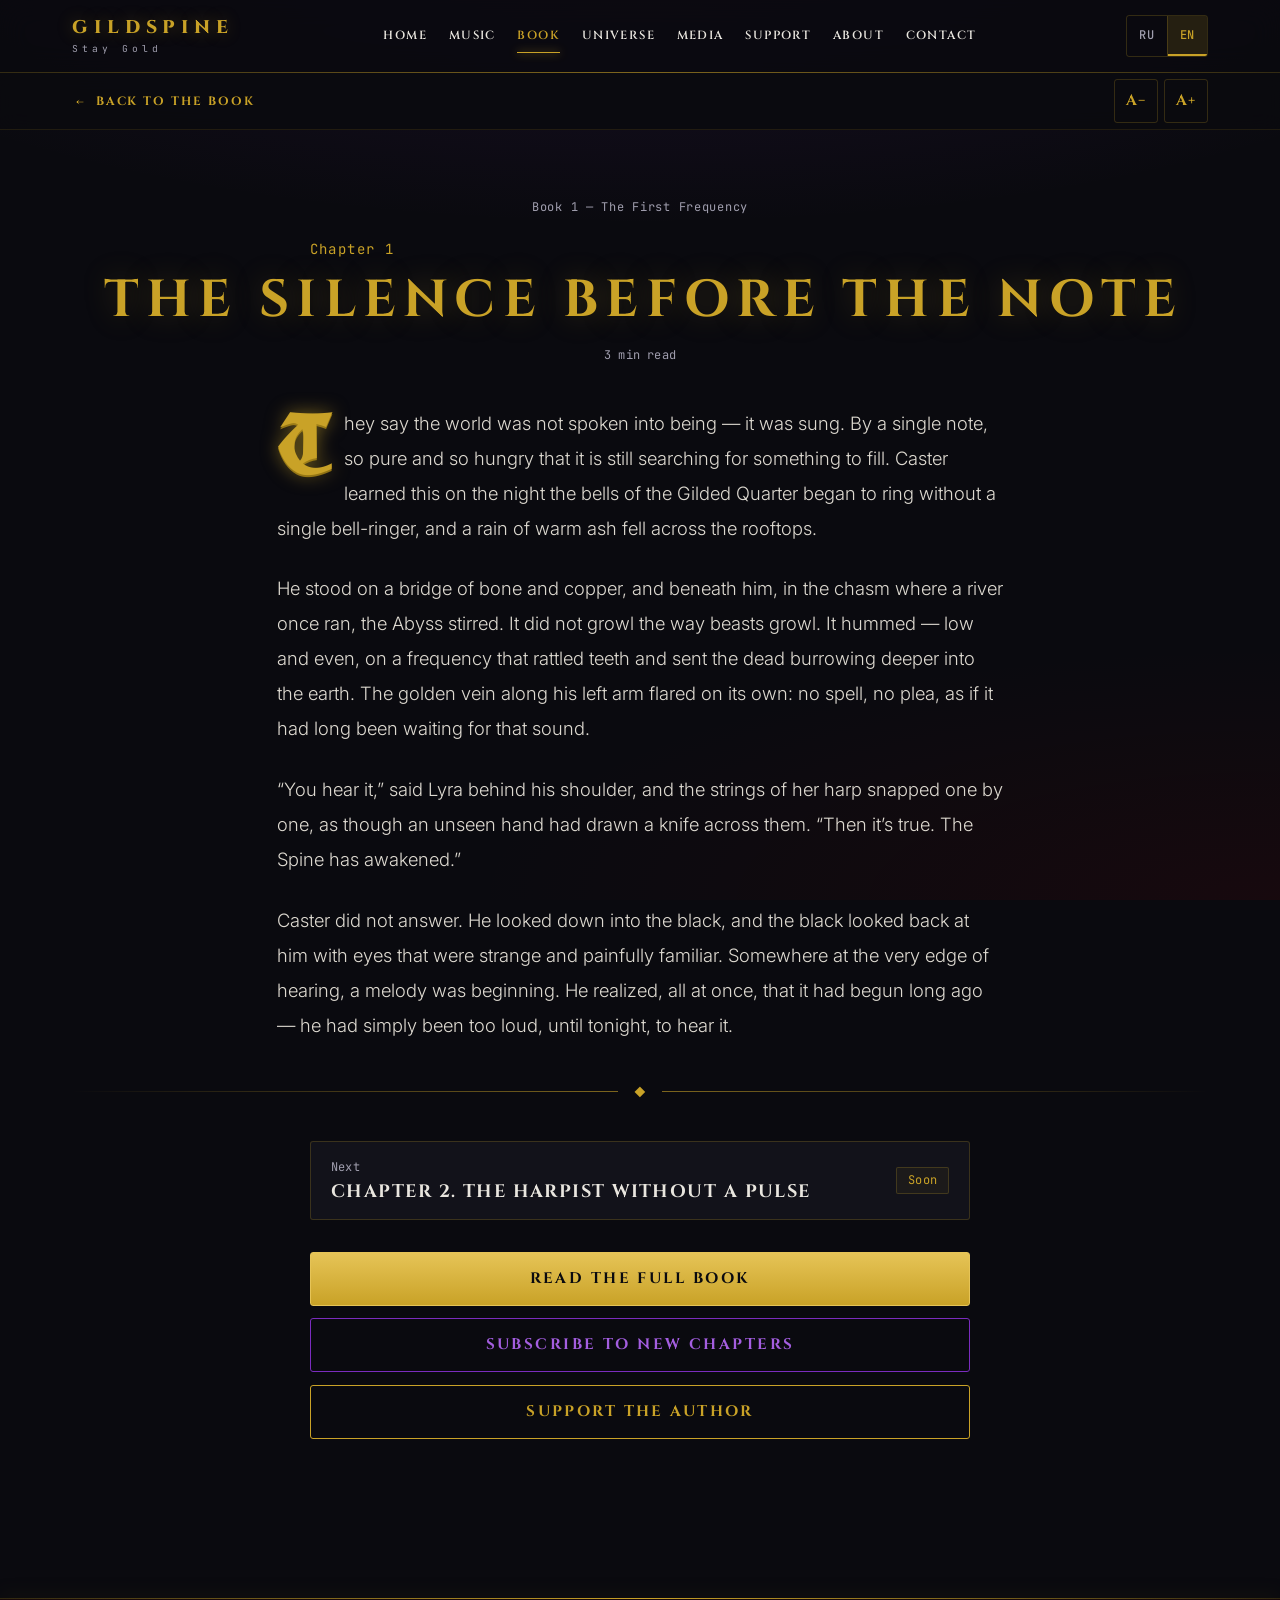
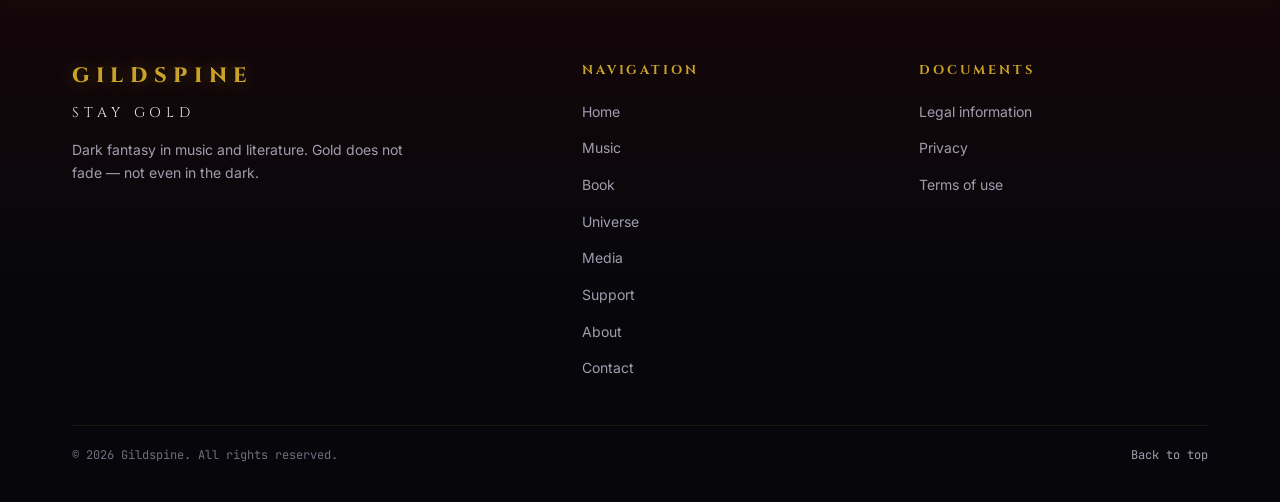
<file: chapter.html>
<!DOCTYPE html>
<html lang="ru">
<script src="js/fx.js"></script>
<head>
  <meta charset="utf-8">
  <meta name="viewport" content="width=device-width, initial-scale=1, viewport-fit=cover">
  <meta name="theme-color" content="#0a0a0f">

  <title data-i18n="reader.meta.title">Читалка — GILDSPINE</title>
  <meta name="description"
        content="Читайте первую главу книги «Первая частота» — тёмное фэнтези GILDSPINE."
        data-i18n-attr="content:reader.meta.description">

  <meta property="og:type" content="article">
  <meta property="og:site_name" content="GILDSPINE">
  <meta property="og:title" content="The First Frequency — Chapter 1">
  <meta property="og:description" content="Read the first chapter of the GILDSPINE dark fantasy novel.">
  <meta property="og:image" content="assets/images/book-cover.jpg">

  <link rel="icon" href="data:image/svg+xml,%3Csvg xmlns='http://www.w3.org/2000/svg' viewBox='0 0 32 32'%3E%3Crect width='32' height='32' fill='%230a0a0f'/%3E%3Cpath d='M16 3l9 13-9 13-9-13z' fill='none' stroke='%23c9a227' stroke-width='2'/%3E%3C/svg%3E">
  <link rel="stylesheet" href="css/style.css">
  <!-- Готический шрифт для буквицы (латиница); для кириллицы подхватывается Cormorant SC -->
  <link rel="stylesheet" href="https://fonts.googleapis.com/css2?family=UnifrakturCook:wght@700&display=swap">

  <!-- Стили читалки (при желании перенесите в css/style.css) -->
  <style>
    /* ---------- Крупная кнопка ---------- */
    .btn--lg {
      min-height: 54px;
      padding: 0.9rem 2rem;
      font-size: 0.95rem;
    }

    /* ---------- Шапка: логотип + слоган ---------- */
    .logo {
      display: inline-flex;
      flex-direction: column;
      gap: 0.4rem;
      line-height: 1;
    }

    .logo__slogan {
      font-family: var(--font-mono);
      font-size: 0.6rem;
      font-weight: 400;
      letter-spacing: 0.42em;
      text-transform: none;
      color: var(--text-muted);
      text-shadow: none;
    }

    /* ---------- Индикатор прогресса чтения ---------- */
    .read-progress {
      position: fixed;
      inset: 0 0 auto 0;
      z-index: 300;
      height: 3px;
      background: linear-gradient(90deg, var(--gold-deep), var(--gold-bright));
      box-shadow: 0 0 10px rgba(201, 162, 39, 0.7);
      transform: scaleX(0);
      transform-origin: left;
      pointer-events: none;
    }

    /* ---------- Панель читалки ---------- */
    .reader-bar {
      position: sticky;
      top: var(--header-h);
      z-index: 50;
      background: rgba(10, 10, 15, 0.9);
      -webkit-backdrop-filter: blur(10px);
      backdrop-filter: blur(10px);
      border-bottom: 1px solid var(--border-gold-soft);
    }

    .reader-bar__inner {
      display: flex;
      align-items: center;
      justify-content: space-between;
      gap: 1rem;
      min-height: 56px;
    }

    .reader-bar .btn--ghost {
      margin-left: -0.9rem;
    }

    .font-controls {
      display: inline-flex;
      align-items: center;
      gap: 0.4rem;
    }

    .font-controls__btn {
      min-width: 44px;
      min-height: 44px;
      padding: 0 0.7rem;
      font-family: var(--font-display);
      font-size: 0.95rem;
      font-weight: 700;
      letter-spacing: 0.04em;
      color: var(--gold);
      background: transparent;
      border: 1px solid var(--border-gold);
      border-radius: var(--radius);
      transition:
        color var(--t-fast) var(--ease),
        border-color var(--t-fast) var(--ease),
        box-shadow var(--t-med) var(--ease);
    }

    .font-controls__btn:hover:not(:disabled) {
      color: var(--gold-bright);
      border-color: var(--gold);
      box-shadow: var(--glow-gold-soft);
    }

    .font-controls__btn:disabled {
      opacity: 0.35;
      cursor: not-allowed;
    }

    /* ---------- Текст главы ---------- */
    .reader {
      --reader-size: 1.15rem;
      padding-block: clamp(2rem, 1.5rem + 3vw, 4rem);
    }

    .reader__head {
      margin-bottom: 2.5rem;
      text-align: center;
    }

    .reader__book {
      display: inline-block;
      margin-bottom: 1.25rem;
      font-family: var(--font-mono);
      font-size: var(--fs-xs);
      letter-spacing: 0.06em;
      color: var(--text-muted);
    }

    .reader__chapter {
      margin-bottom: 0.5rem;
      font-family: var(--font-mono);
      font-size: var(--fs-sm);
      letter-spacing: 0.1em;
      color: var(--gold);
    }

    .reader__title {
      margin-bottom: 0.9rem;
      padding-left: var(--track-title);
      font-size: var(--fs-2xl);
      color: var(--gold);
      text-shadow: 0 0 30px rgba(201, 162, 39, 0.25);
    }

    .reader__meta {
      margin: 0 auto;
    }

    .reader__text {
      max-width: 66ch;
      margin-inline: auto;
      font-size: var(--reader-size);
      font-weight: 300;
      line-height: 1.9;
      color: #ddd9d0;
      transition: font-size var(--t-med) var(--ease);
    }

    .reader__text p {
      max-width: none;
      margin-bottom: 1.4em;
      text-align: left;
      hyphens: auto;
      overflow-wrap: break-word;
    }

    /* Буквица: готическая, золотая */
    .reader__text p:first-of-type::first-letter {
      float: left;
      margin: 0.04em 0.12em 0 0;
      padding: 0.04em 0.06em 0 0;
      font-family: 'UnifrakturCook', 'Cormorant SC', 'Cinzel', serif;
      font-size: 4.6em;
      font-weight: 700;
      line-height: 0.78;
      color: var(--gold);
      text-shadow: 0 0 18px rgba(201, 162, 39, 0.55), 0 2px 0 var(--gold-deep);
    }

    /* ---------- Конец главы ---------- */
    .reader__end {
      max-width: 66ch;
      margin: 1rem auto 0;
    }

    .next-chapter {
      display: flex;
      flex-wrap: wrap;
      align-items: center;
      justify-content: space-between;
      gap: 0.75rem 1rem;
      margin-bottom: 2rem;
      padding: 1rem 1.25rem;
      background: var(--surface);
      border: 1px solid var(--border-gold);
      border-radius: var(--radius);
    }

    .next-chapter__label {
      margin: 0 0 0.2rem;
    }

    .next-chapter__title {
      margin: 0;
      font-size: var(--fs-md);
      letter-spacing: 0.08em;
    }

    .reader__actions {
      display: flex;
      flex-direction: column;
      gap: 0.8rem;
    }

    @media (min-width: 640px) {
      .reader__actions {
        flex-direction: row;
        flex-wrap: wrap;
      }

      .reader__actions .btn {
        flex: 1 1 auto;
      }
    }

    .reader-missing {
      align-items: center;
      text-align: center;
      padding-block: 3rem;
    }
  </style>

  <!-- i18n подключается БЕЗ defer: словарь страницы регистрируется до перевода DOM -->
  <script src="js/i18n.js"></script>
  <script>
    GildspineI18n.extend({
      ru: {
        'reader.meta.title': 'Читалка — GILDSPINE',
        'reader.meta.description': 'Читайте первую главу книги «Первая частота» — тёмное фэнтези GILDSPINE.',
        'book.volume': 'Книга',
        'reader.back': 'Назад к книге',
        'reader.chapter': 'Глава',
        'reader.minutes': '{n} мин чтения',
        'reader.fontLabel': 'Размер текста',
        'reader.fontDecrease': 'Уменьшить шрифт',
        'reader.fontIncrease': 'Увеличить шрифт',
        'reader.next.label': 'Дальше',
        'reader.next.soon': 'Скоро',
        'reader.next.read': 'Читать',
        'reader.end.full': 'Читать книгу полностью',
        'reader.end.subscribe': 'Подписаться на выход новых глав',
        'reader.end.support': 'Поддержать автора',
        'reader.missing.title': 'Глава не найдена',
        'reader.missing.text': 'Эта глава пока недоступна. Вернитесь к книге.',

        'footer.docsTitle': 'Документы',
        'footer.legal': 'Правовая информация',
        'footer.privacy': 'Конфиденциальность',
        'footer.terms': 'Условия использования'
      },
      en: {
        'reader.meta.title': 'Reader — GILDSPINE',
        'reader.meta.description': 'Read the first chapter of “The First Frequency” — GILDSPINE dark fantasy.',
        'book.volume': 'Book',
        'reader.back': 'Back to the book',
        'reader.chapter': 'Chapter',
        'reader.minutes': '{n} min read',
        'reader.fontLabel': 'Text size',
        'reader.fontDecrease': 'Decrease font size',
        'reader.fontIncrease': 'Increase font size',
        'reader.next.label': 'Next',
        'reader.next.soon': 'Soon',
        'reader.next.read': 'Read',
        'reader.end.full': 'Read the full book',
        'reader.end.subscribe': 'Subscribe to new chapters',
        'reader.end.support': 'Support the author',
        'reader.missing.title': 'Chapter not found',
        'reader.missing.text': 'This chapter isn’t available yet. Head back to the book.',

        'footer.docsTitle': 'Documents',
        'footer.legal': 'Legal information',
        'footer.privacy': 'Privacy',
        'footer.terms': 'Terms of use'
      }
    });
  </script>
  <script src="js/data.js" defer></script>
</head>

<body id="top">

  <div class="read-progress" id="read-progress" aria-hidden="true"></div>

  <a class="skip-link" href="#main" data-i18n="a11y.skip">Перейти к содержимому</a>

  <!-- ======================= ШАПКА ======================= -->
  <header class="site-header">
    <div class="container header__inner">
      <input type="checkbox" id="nav-toggle" class="nav-toggle"
             aria-label="Открыть или закрыть меню" data-i18n-attr="aria-label:nav.toggle">

      <a class="logo" href="index.html" aria-label="GILDSPINE — Stay Gold">
        <span class="logo__name">GILDSPINE</span>
        <span class="logo__slogan">Stay Gold</span>
      </a>

      <div class="header__controls">
        <div class="lang-switch" role="group" aria-label="Выбор языка" data-i18n-attr="aria-label:lang.label">
          <button type="button" class="lang-btn" data-set-lang="ru">RU</button>
          <button type="button" class="lang-btn" data-set-lang="en">EN</button>
        </div>
        <label for="nav-toggle" class="burger" aria-hidden="true">
          <span class="burger__bar"></span>
          <span class="burger__bar"></span>
          <span class="burger__bar"></span>
        </label>
      </div>

      <nav class="main-nav" aria-label="Основная навигация" data-i18n-attr="aria-label:nav.main">
        <ul class="nav-list">
          <li><a class="nav-link" href="index.html" data-i18n="nav.home">Главная</a></li>
          <li><a class="nav-link" href="music.html" data-i18n="nav.music">Музыка</a></li>
          <li><a class="nav-link is-active" href="book.html" data-i18n="nav.book">Книга</a></li>
          <li><a class="nav-link" href="lore.html" data-i18n="nav.universe">Вселенная</a></li>
          <li><a class="nav-link" href="media.html" data-i18n="nav.media">Медиа</a></li>
          <li><a class="nav-link" href="donate.html" data-i18n="nav.support">Поддержать</a></li>
          <li><a class="nav-link" href="about.html" data-i18n="nav.about">О проекте</a></li>
          <li><a class="nav-link" href="contact.html" data-i18n="nav.contact">Связаться</a></li>
        </ul>
      </nav>
    </div>
  </header>

  <!-- ======================= ПАНЕЛЬ ЧИТАЛКИ ======================= -->
  <div class="reader-bar">
    <div class="container reader-bar__inner">
      <a class="btn btn--ghost btn--sm" href="book.html">
        <span aria-hidden="true">←</span>
        <span data-i18n="reader.back">Назад к книге</span>
      </a>

      <div class="font-controls" role="group" aria-label="Размер текста" data-i18n-attr="aria-label:reader.fontLabel">
        <button type="button" class="font-controls__btn" id="font-down"
                aria-label="Уменьшить шрифт" data-i18n-attr="aria-label:reader.fontDecrease">A−</button>
        <button type="button" class="font-controls__btn" id="font-up"
                aria-label="Увеличить шрифт" data-i18n-attr="aria-label:reader.fontIncrease">A+</button>
      </div>
    </div>
  </div>

  <main id="main">

    <!-- Глава не найдена -->
    <div class="container container--narrow" id="reader-missing" hidden>
      <div class="card reader-missing" style="margin-top:2rem">
        <h1 class="text-gold" data-i18n="reader.missing.title">Глава не найдена</h1>
        <p class="text-muted" data-i18n="reader.missing.text">Эта глава пока недоступна. Вернитесь к книге.</p>
        <a class="btn" href="book.html" data-i18n="reader.back">Назад к книге</a>
      </div>
    </div>

    <!-- Читалка -->
    <article class="reader" id="reader" hidden>
      <div class="container">

        <header class="reader__head">
          <a class="reader__book" id="reader-book" href="book.html"></a>
          <p class="reader__chapter" id="reader-chapter"></p>
          <h1 class="reader__title" id="reader-title"></h1>
          <p class="meta reader__meta" id="reader-meta"></p>
        </header>

        <div class="reader__text" id="reader-text"></div>

        <div class="divider" aria-hidden="true">◆</div>

        <footer class="reader__end">
          <div id="next-chapter"></div>

          <div class="reader__actions">
            <a class="btn btn--solid btn--lg" id="end-full" target="_blank" rel="noopener noreferrer"
               data-i18n="reader.end.full">Читать книгу полностью</a>
            <a class="btn btn--neon btn--lg" id="end-subscribe" target="_blank" rel="noopener noreferrer"
               data-i18n="reader.end.subscribe">Подписаться на выход новых глав</a>
            <a class="btn btn--lg" href="donate.html"
               data-i18n="reader.end.support">Поддержать автора</a>
          </div>
        </footer>

      </div>
    </article>

  </main>

  <!-- ======================= ПОДВАЛ ======================= -->
  <footer class="site-footer">
    <div class="container">
      <div class="footer__grid">

        <div class="footer__brand">
          <a class="logo" href="index.html" aria-label="GILDSPINE">GILDSPINE</a>
          <p class="footer__slogan" data-i18n="footer.slogan">Stay Gold</p>
          <p class="footer__text" data-i18n="footer.description">Тёмное фэнтези в музыке и литературе. Золото не тускнеет — даже во тьме.</p>
        </div>

        <nav aria-label="Навигация по сайту" data-i18n-attr="aria-label:footer.navTitle">
          <h2 class="footer__title" data-i18n="footer.navTitle">Навигация</h2>
          <ul class="footer__links">
            <li><a href="index.html" data-i18n="nav.home">Главная</a></li>
            <li><a href="music.html" data-i18n="nav.music">Музыка</a></li>
            <li><a href="book.html" data-i18n="nav.book">Книга</a></li>
            <li><a href="lore.html" data-i18n="nav.universe">Вселенная</a></li>
            <li><a href="media.html" data-i18n="nav.media">Медиа</a></li>
            <li><a href="donate.html" data-i18n="nav.support">Поддержать</a></li>
            <li><a href="about.html" data-i18n="nav.about">О проекте</a></li>
            <li><a href="contact.html" data-i18n="nav.contact">Связаться</a></li>
          </ul>
        </nav>

        <nav aria-label="Документы" data-i18n-attr="aria-label:footer.docsTitle">
          <h2 class="footer__title" data-i18n="footer.docsTitle">Документы</h2>
          <ul class="footer__links">
            <li><a href="legal.html" data-i18n="footer.legal">Правовая информация</a></li>
            <li><a href="legal.html#privacy" data-i18n="footer.privacy">Конфиденциальность</a></li>
            <li><a href="legal.html#terms" data-i18n="footer.terms">Условия использования</a></li>
          </ul>
        </nav>

      </div>

      <div class="footer__bottom">
        <p>© <span data-year>2026</span> Gildspine. <span data-i18n="footer.rights">Все права защищены.</span></p>
        <a class="footer__top-link" href="#top" data-i18n="footer.backToTop">Наверх</a>
      </div>
    </div>
  </footer>

  <!-- ======================= СКРИПТ СТРАНИЦЫ ======================= -->
  <script>
    /* Читалка: ?id=b1-ch1 → глава из js/data.js. Если id нет или глава недоступна —
       открывается первая доступная глава первой книги. */
    window.addEventListener('DOMContentLoaded', function () {
      'use strict';

      var I18n = window.GildspineI18n;
      var D = window.GildspineData;
      if (!I18n || !D) return;

      var STORAGE_KEY = 'gildspine-reader-size';
      var SIZES = [0.95, 1.05, 1.15, 1.3, 1.5]; // rem
      var DEFAULT_INDEX = 2;

      function $(id) { return document.getElementById(id); }

      function t(key) {
        var v = I18n.t(key);
        return v === undefined ? key : v;
      }

      function el(tag, className, text) {
        var node = document.createElement(tag);
        if (className) node.className = className;
        if (text !== undefined && text !== null) node.textContent = text;
        return node;
      }

      /* ---------- Выбор книги и главы ---------- */
      var book = D.getBookById('book-1');
      var chapters = book ? D.getChaptersByBook(book.id) : [];

      function isReadable(ch) {
        return !!ch && ch.status === 'available' && ch.text;
      }

      var requested = D.getChapterById(new URLSearchParams(location.search).get('id'));
      var chapter = isReadable(requested) ? requested : null;
      if (!chapter) {
        for (var i = 0; i < chapters.length; i++) {
          if (isReadable(chapters[i])) { chapter = chapters[i]; break; }
        }
      }

      if (!book || !chapter) {
        $('reader-missing').hidden = false;
        return;
      }
      $('reader').hidden = false;

      var readerEl = $('reader');

      /* ---------- Размер шрифта ---------- */
      var sizeIndex = DEFAULT_INDEX;
      try {
        var saved = parseInt(window.localStorage.getItem(STORAGE_KEY), 10);
        if (saved >= 0 && saved < SIZES.length) sizeIndex = saved;
      } catch (e) { /* localStorage недоступен */ }

      var downBtn = $('font-down');
      var upBtn = $('font-up');

      function applySize() {
        readerEl.style.setProperty('--reader-size', SIZES[sizeIndex] + 'rem');
        downBtn.disabled = sizeIndex === 0;
        upBtn.disabled = sizeIndex === SIZES.length - 1;
        try { window.localStorage.setItem(STORAGE_KEY, String(sizeIndex)); } catch (e) { /* без сохранения */ }
      }

      downBtn.addEventListener('click', function () {
        if (sizeIndex > 0) { sizeIndex--; applySize(); }
      });
      upBtn.addEventListener('click', function () {
        if (sizeIndex < SIZES.length - 1) { sizeIndex++; applySize(); }
      });
      applySize();

      /* ---------- Ссылки ---------- */
      function fullReadUrl() {
        if (book.fullRead && book.fullRead.url) return book.fullRead.url;
        if (book.shops && book.shops.litres) return book.shops.litres;
        return null;
      }

      function renderLinks() {
        var full = fullReadUrl();
        var fullBtn = $('end-full');
        if (full) fullBtn.href = full; else fullBtn.hidden = true;

        // подписка: RU → Telegram (RU), иначе → Global
        var s = D.links.social;
        var tg = D.getLang() === 'ru' ? s.telegramRu : s.telegramGlobal;
        if (tg) $('end-subscribe').href = tg.url;
      }

      /* ---------- Следующая глава ---------- */
      function renderNext() {
        var host = $('next-chapter');
        host.textContent = '';
        var next = null;
        for (var i = 0; i < chapters.length; i++) {
          if (chapters[i].number === chapter.number + 1) { next = chapters[i]; break; }
        }
        if (!next) return;

        var box = el('div', 'next-chapter');
        var info = el('div');
        info.appendChild(el('p', 'meta next-chapter__label', t('reader.next.label')));
        info.appendChild(el('h2', 'next-chapter__title',
          t('reader.chapter') + ' ' + next.number + '. ' + D.tr(next.title)));
        box.appendChild(info);

        if (isReadable(next)) {
          var a = el('a', 'btn btn--sm', t('reader.next.read'));
          a.href = 'chapter.html?id=' + encodeURIComponent(next.id);
          box.appendChild(a);
        } else {
          box.appendChild(el('span', 'tag', t('reader.next.soon')));
        }
        host.appendChild(box);
      }

      /* ---------- Текст, зависящий от языка ---------- */
      function renderText() {
        var bookTitle = D.tr(book.title);
        var chapterTitle = D.tr(chapter.title);

        $('reader-book').textContent = t('book.volume') + ' ' + book.number + ' — ' + bookTitle;
        $('reader-chapter').textContent = t('reader.chapter') + ' ' + chapter.number;
        $('reader-title').textContent = chapterTitle;
        $('reader-meta').textContent = chapter.readingMinutes
          ? t('reader.minutes').replace('{n}', String(chapter.readingMinutes))
          : '';

        var text = $('reader-text');
        text.textContent = '';
        (D.tr(chapter.text) || []).forEach(function (p) {
          text.appendChild(el('p', '', p));
        });

        document.title = t('reader.chapter') + ' ' + chapter.number + ': ' + chapterTitle + ' — ' + bookTitle + ' — GILDSPINE';

        renderLinks();
        renderNext();
      }

      /* ---------- Прогресс чтения ---------- */
      var bar = $('read-progress');
      var ticking = false;

      function updateProgress() {
        ticking = false;
        var rect = readerEl.getBoundingClientRect();
        var total = rect.height - window.innerHeight * 0.6;
        var p = total > 0 ? Math.min(1, Math.max(0, -rect.top / total)) : 0;
        bar.style.transform = 'scaleX(' + p.toFixed(4) + ')';
      }

      window.addEventListener('scroll', function () {
        if (!ticking) {
          ticking = true;
          window.requestAnimationFrame(updateProgress);
        }
      }, { passive: true });
      window.addEventListener('resize', updateProgress);

      renderText();
      updateProgress();
      document.addEventListener('gildspine:languagechange', renderText);
    });
  </script>
</body>
</html>
</file>
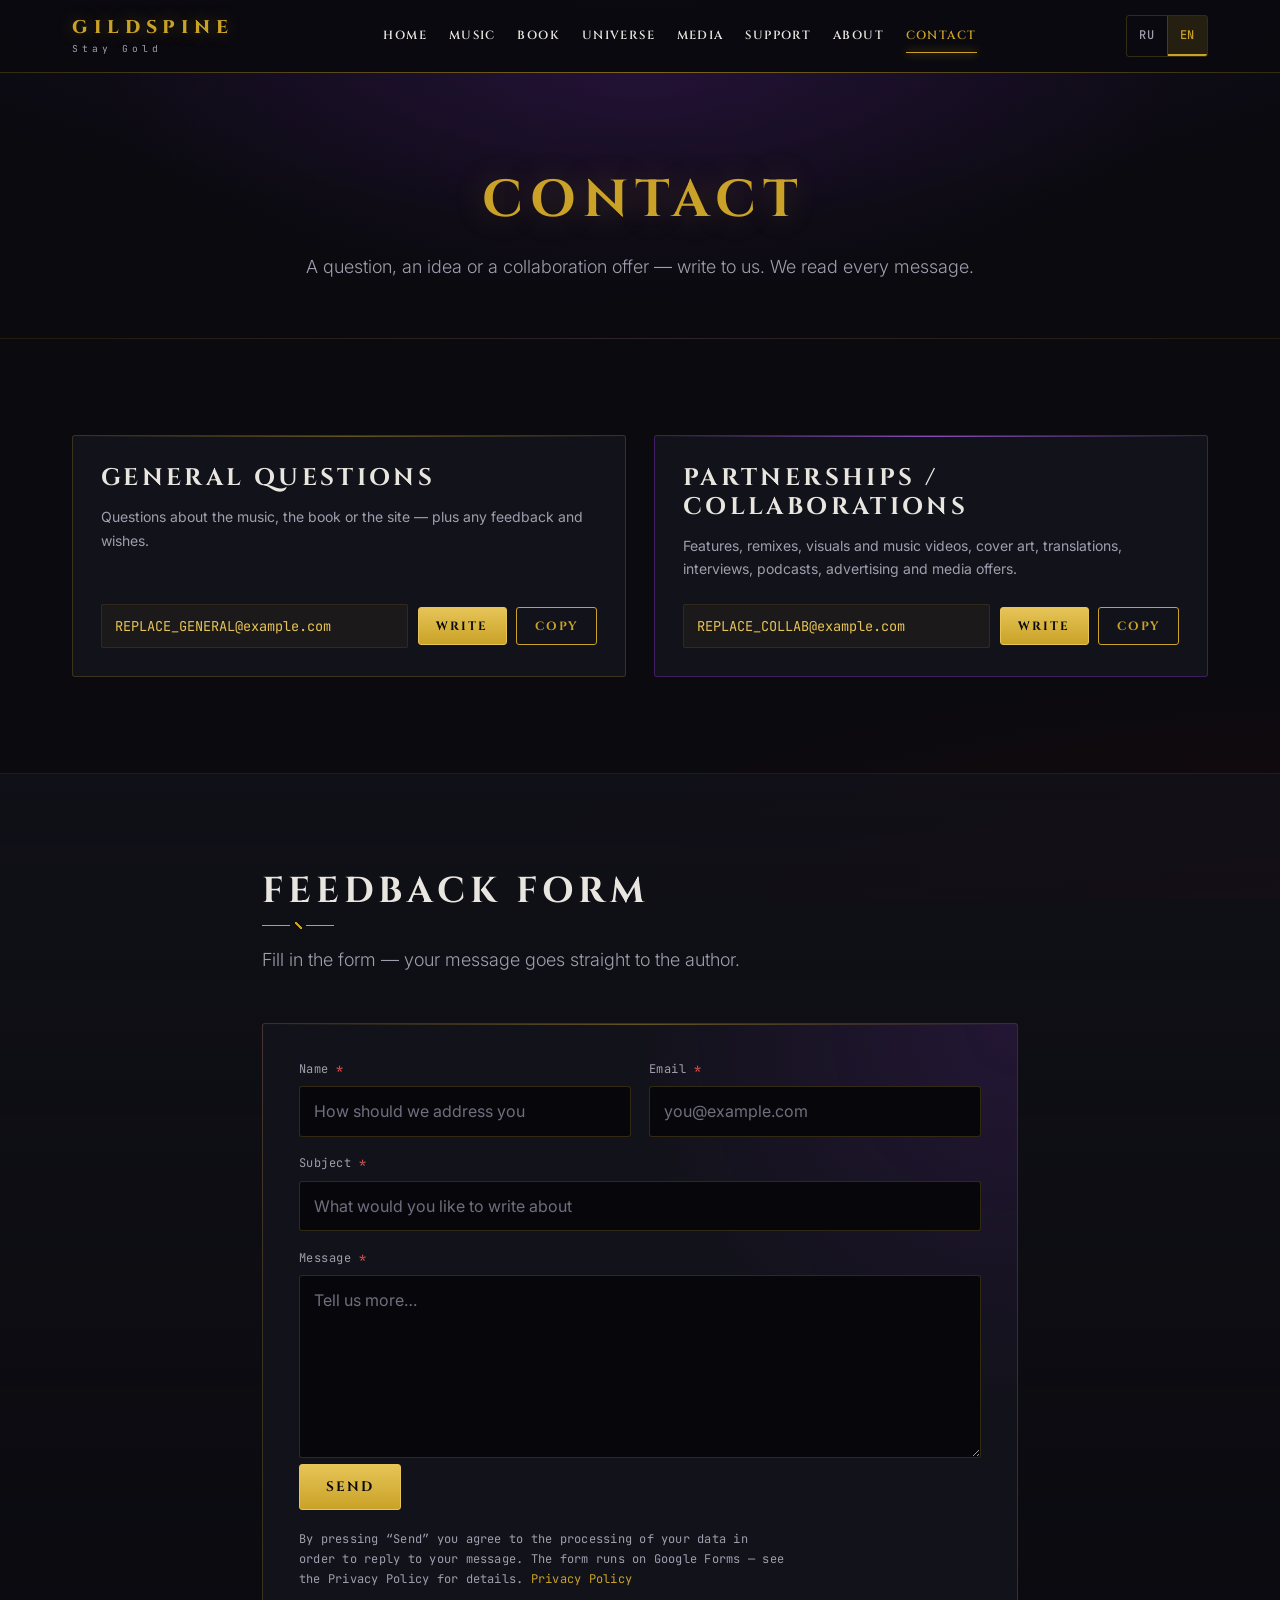
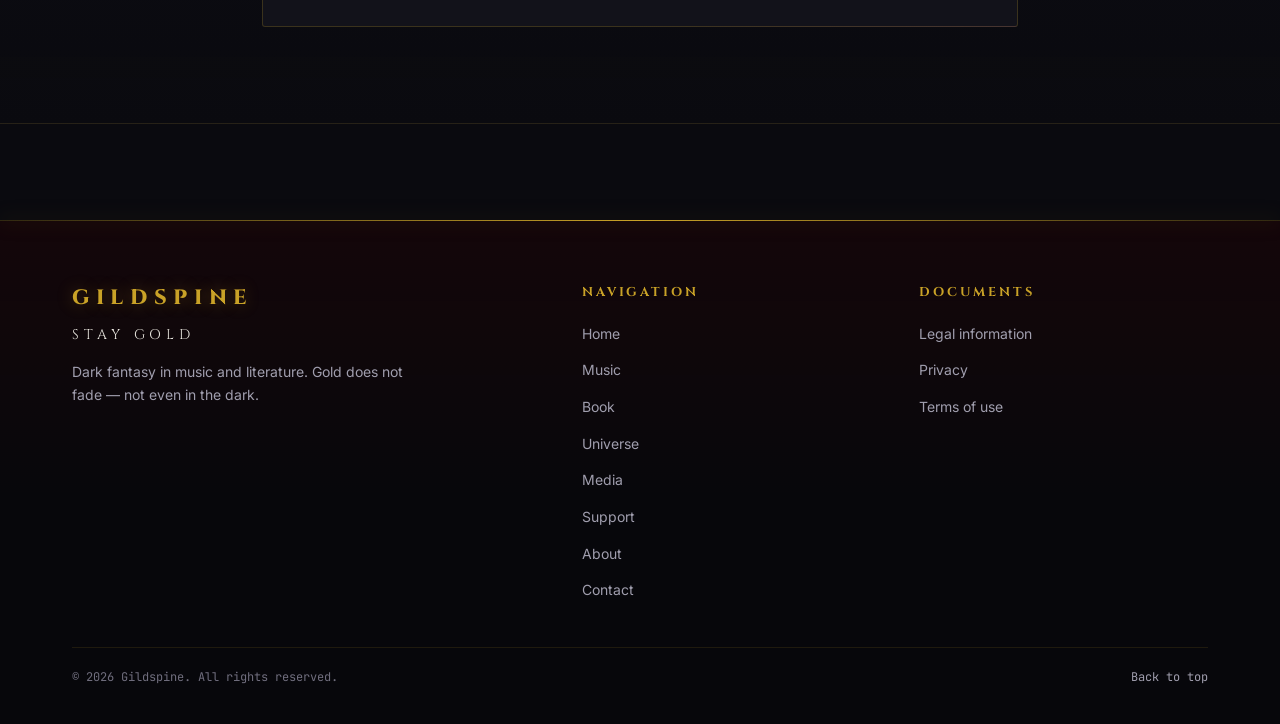
<file: contact.html>
<!DOCTYPE html>
<html lang="ru">
<script src="js/fx.js"></script>
<head>
  <meta charset="utf-8">
  <meta name="viewport" content="width=device-width, initial-scale=1, viewport-fit=cover">
  <meta name="theme-color" content="#0a0a0f">

  <title data-i18n="contact.meta.title">Связаться — GILDSPINE | Сотрудничество</title>
  <meta name="description"
        content="Связаться с GILDSPINE: общие вопросы, сотрудничество и коллаборации, форма обратной связи."
        data-i18n-attr="content:contact.meta.description">

  <meta property="og:type" content="website">
  <meta property="og:site_name" content="GILDSPINE">
  <meta property="og:title" content="GILDSPINE — Contact">
  <meta property="og:description" content="General questions, collaborations and a feedback form.">
  <meta property="og:image" content="assets/images/og-cover.jpg">

  <link rel="icon" href="data:image/svg+xml,%3Csvg xmlns='http://www.w3.org/2000/svg' viewBox='0 0 32 32'%3E%3Crect width='32' height='32' fill='%230a0a0f'/%3E%3Cpath d='M16 3l9 13-9 13-9-13z' fill='none' stroke='%23c9a227' stroke-width='2'/%3E%3C/svg%3E">
  <link rel="stylesheet" href="css/style.css">

  <!-- Стили страницы контактов (при желании перенесите в css/style.css) -->
  <style>
    /* ---------- Шапка: логотип + слоган ---------- */
    .logo {
      display: inline-flex;
      flex-direction: column;
      gap: 0.4rem;
      line-height: 1;
    }

    .logo__slogan {
      font-family: var(--font-mono);
      font-size: 0.6rem;
      font-weight: 400;
      letter-spacing: 0.42em;
      text-transform: none;
      color: var(--text-muted);
      text-shadow: none;
    }

    /* ---------- Карточки с почтой ---------- */
    .mail-card {
      gap: 0.4rem;
    }

    .mail-card__title {
      margin-bottom: 0.4rem;
      font-size: var(--fs-lg);
    }

    .mail-card__text {
      margin-bottom: 1.1rem;
      color: var(--text-muted);
      font-size: var(--fs-sm);
    }

    .mail-card__row {
      display: flex;
      flex-wrap: wrap;
      align-items: center;
      gap: 0.6rem;
      margin-top: auto;
    }

    .mail-card__address {
      flex: 1 1 200px;
      min-width: 0;
      padding: 0.6rem 0.8rem;
      font-family: var(--font-mono);
      font-size: 0.85rem;
      color: var(--gold-bright);
      background: rgba(201, 162, 39, 0.05);
      border: 1px solid var(--border-gold-soft);
      border-radius: 2px;
      overflow-wrap: anywhere;
      user-select: all;
    }

    .mail-card__actions {
      display: flex;
      gap: 0.6rem;
      flex-wrap: wrap;
    }

    /* ---------- Форма ---------- */
    .form-card {
      padding: clamp(1.4rem, 1rem + 2vw, 2.25rem);
      background:
        radial-gradient(80% 100% at 100% 0%, rgba(123, 44, 191, 0.16), transparent 65%),
        var(--surface);
    }

    .form-grid {
      display: grid;
      gap: 1.1rem;
      grid-template-columns: 1fr;
    }

    @media (min-width: 640px) {
      .form-grid {
        grid-template-columns: 1fr 1fr;
      }

      .field--full {
        grid-column: 1 / -1;
      }
    }

    .label__req {
      color: var(--blood-text);
    }

    .input:invalid:not(:placeholder-shown):not(:focus),
    .textarea:invalid:not(:placeholder-shown):not(:focus) {
      border-color: var(--blood-bright);
    }

    /* Honeypot: невидимое поле-ловушка для ботов */
    .hp {
      position: absolute;
      left: -9999px;
      width: 1px;
      height: 1px;
      overflow: hidden;
    }

    .form-actions {
      display: flex;
      flex-wrap: wrap;
      align-items: center;
      gap: 1rem;
      margin-top: 0.4rem;
    }

    .form-status {
      margin: 0;
      min-height: 1.4em;
      font-family: var(--font-mono);
      font-size: var(--fs-sm);
    }

    .form-status--ok {
      color: var(--gold-bright);
    }

    .form-status--error {
      color: var(--blood-text);
    }

    .form-note {
      margin-top: 1.25rem;
    }

    /* ---------- Уведомление ---------- */
    .toast {
      position: fixed;
      left: 50%;
      bottom: calc(1.5rem + env(safe-area-inset-bottom, 0px));
      z-index: 400;
      max-width: calc(100vw - 2rem);
      padding: 0.8rem 1.4rem;
      font-family: var(--font-mono);
      font-size: var(--fs-sm);
      color: var(--bg);
      background: var(--gold);
      border-radius: var(--radius);
      box-shadow: var(--glow-gold);
      opacity: 0;
      visibility: hidden;
      transform: translate(-50%, 16px);
      transition: opacity var(--t-med) var(--ease), transform var(--t-med) var(--ease), visibility 0s linear var(--t-med);
      pointer-events: none;
    }

    .toast.is-visible {
      opacity: 1;
      visibility: visible;
      transform: translate(-50%, 0);
      transition-delay: 0s;
    }

    .toast--error {
      color: #fff;
      background: var(--blood);
    }
  </style>

  <!-- i18n подключается БЕЗ defer: словарь страницы регистрируется до перевода DOM -->
  <script src="js/i18n.js"></script>
  <script>
    GildspineI18n.extend({
      ru: {
        'contact.meta.title': 'Связаться — GILDSPINE | Сотрудничество',
        'contact.meta.description': 'Связаться с GILDSPINE: общие вопросы, сотрудничество и коллаборации, форма обратной связи.',
        'contact.page.lead': 'Вопрос, идея или предложение о коллаборации — напишите нам. Мы читаем каждое письмо.',

        'contact.general.title': 'Общие вопросы',
        'contact.general.text': 'Вопросы о музыке, книге, сайте, а также любые отзывы и пожелания.',
        'contact.collab.title': 'Для сотрудничества / коллабораций',
        'contact.collab.text': 'Фиты, ремиксы, визуал и клипы, обложки, переводы, интервью, подкасты, рекламные и медиа-предложения.',
        'contact.mail.write': 'Написать',
        'contact.mail.copy': 'Скопировать',
        'contact.mail.copied': 'Скопировано',
        'contact.mail.copyAria': 'Скопировать почту: {title}',
        'contact.toast.copied': 'Почта скопирована!',
        'contact.toast.failed': 'Не удалось скопировать — выделите адрес вручную.',

        'contact.form.title': 'Форма обратной связи',
        'contact.form.lead': 'Заполните форму — сообщение придёт напрямую автору.',
        'contact.form.name': 'Имя',
        'contact.form.email': 'Email',
        'contact.form.subject': 'Тема',
        'contact.form.message': 'Сообщение',
        'contact.form.namePh': 'Как к вам обращаться',
        'contact.form.emailPh': 'you@example.com',
        'contact.form.subjectPh': 'О чём хотите написать',
        'contact.form.messagePh': 'Расскажите подробнее…',
        'contact.form.send': 'Отправить',
        'contact.form.sending': 'Отправка…',
        'contact.form.ok': 'Спасибо! Сообщение отправлено.',
        'contact.form.fail': 'Не удалось отправить. Попробуйте позже или напишите на почту.',
        'contact.form.fallback': 'Форма ещё не подключена — открываем почтовый клиент.',
        'contact.form.note': 'Нажимая «Отправить», вы соглашаетесь с обработкой данных для ответа на ваше сообщение. Форма работает через Google Forms — подробнее в Политике конфиденциальности.',
        'contact.form.noteLink': 'Политика конфиденциальности',

        'footer.docsTitle': 'Документы',
        'footer.legal': 'Правовая информация',
        'footer.privacy': 'Конфиденциальность',
        'footer.terms': 'Условия использования'
      },
      en: {
        'contact.meta.title': 'Contact — GILDSPINE | Collaborations',
        'contact.meta.description': 'Contact GILDSPINE: general questions, collaborations and a feedback form.',
        'contact.page.lead': 'A question, an idea or a collaboration offer — write to us. We read every message.',

        'contact.general.title': 'General questions',
        'contact.general.text': 'Questions about the music, the book or the site — plus any feedback and wishes.',
        'contact.collab.title': 'Partnerships / collaborations',
        'contact.collab.text': 'Features, remixes, visuals and music videos, cover art, translations, interviews, podcasts, advertising and media offers.',
        'contact.mail.write': 'Write',
        'contact.mail.copy': 'Copy',
        'contact.mail.copied': 'Copied',
        'contact.mail.copyAria': 'Copy email: {title}',
        'contact.toast.copied': 'Email copied!',
        'contact.toast.failed': 'Couldn’t copy — please select the address manually.',

        'contact.form.title': 'Feedback form',
        'contact.form.lead': 'Fill in the form — your message goes straight to the author.',
        'contact.form.name': 'Name',
        'contact.form.email': 'Email',
        'contact.form.subject': 'Subject',
        'contact.form.message': 'Message',
        'contact.form.namePh': 'How should we address you',
        'contact.form.emailPh': 'you@example.com',
        'contact.form.subjectPh': 'What would you like to write about',
        'contact.form.messagePh': 'Tell us more…',
        'contact.form.send': 'Send',
        'contact.form.sending': 'Sending…',
        'contact.form.ok': 'Thank you! Your message has been sent.',
        'contact.form.fail': 'Couldn’t send. Please try later or email us directly.',
        'contact.form.fallback': 'The form isn’t connected yet — opening your email client.',
        'contact.form.note': 'By pressing “Send” you agree to the processing of your data in order to reply to your message. The form runs on Google Forms — see the Privacy Policy for details.',
        'contact.form.noteLink': 'Privacy Policy',

        'footer.docsTitle': 'Documents',
        'footer.legal': 'Legal information',
        'footer.privacy': 'Privacy',
        'footer.terms': 'Terms of use'
      }
    });
  </script>
  <script src="js/data.js" defer></script>
</head>

<body id="top">

  <a class="skip-link" href="#main" data-i18n="a11y.skip">Перейти к содержимому</a>

  <!-- ======================= ШАПКА ======================= -->
  <header class="site-header">
    <div class="container header__inner">
      <input type="checkbox" id="nav-toggle" class="nav-toggle"
             aria-label="Открыть или закрыть меню" data-i18n-attr="aria-label:nav.toggle">

      <a class="logo" href="index.html" aria-label="GILDSPINE — Stay Gold">
        <span class="logo__name">GILDSPINE</span>
        <span class="logo__slogan">Stay Gold</span>
      </a>

      <div class="header__controls">
        <div class="lang-switch" role="group" aria-label="Выбор языка" data-i18n-attr="aria-label:lang.label">
          <button type="button" class="lang-btn" data-set-lang="ru">RU</button>
          <button type="button" class="lang-btn" data-set-lang="en">EN</button>
        </div>
        <label for="nav-toggle" class="burger" aria-hidden="true">
          <span class="burger__bar"></span>
          <span class="burger__bar"></span>
          <span class="burger__bar"></span>
        </label>
      </div>

      <nav class="main-nav" aria-label="Основная навигация" data-i18n-attr="aria-label:nav.main">
        <ul class="nav-list">
          <li><a class="nav-link" href="index.html" data-i18n="nav.home">Главная</a></li>
          <li><a class="nav-link" href="music.html" data-i18n="nav.music">Музыка</a></li>
          <li><a class="nav-link" href="book.html" data-i18n="nav.book">Книга</a></li>
          <li><a class="nav-link" href="lore.html" data-i18n="nav.universe">Вселенная</a></li>
          <li><a class="nav-link" href="media.html" data-i18n="nav.media">Медиа</a></li>
          <li><a class="nav-link" href="donate.html" data-i18n="nav.support">Поддержать</a></li>
          <li><a class="nav-link" href="about.html" data-i18n="nav.about">О проекте</a></li>
          <li><a class="nav-link" href="contact.html" aria-current="page" data-i18n="nav.contact">Связаться</a></li>
        </ul>
      </nav>
    </div>
  </header>

  <main id="main">

    <!-- ======================= ЗАГОЛОВОК ======================= -->
    <section class="page-hero">
      <div class="container">
        <h1 class="page-hero__title" data-i18n="nav.contact">Связаться</h1>
        <p class="lead" data-i18n="contact.page.lead">Вопрос, идея или предложение о коллаборации — напишите нам. Мы читаем каждое письмо.</p>
      </div>
    </section>

    <!-- ======================= ПОЧТА ======================= -->
    <section class="section" id="email" aria-label="Email">
      <div class="container">
        <div class="grid grid--2" id="mail-cards"></div>
      </div>
    </section>

    <!-- ======================= ФОРМА ======================= -->
    <section class="section section--alt" id="form" aria-labelledby="form-title">
      <div class="container container--narrow">
        <div class="section__head">
          <h2 class="section__title" id="form-title" data-i18n="contact.form.title">Форма обратной связи</h2>
          <p class="lead" data-i18n="contact.form.lead">Заполните форму — сообщение придёт напрямую автору.</p>
        </div>

        <!-- ==================================================================
             КАК ПОДКЛЮЧИТЬ GOOGLE FORMS (5 шагов)

             1. Создайте форму на https://forms.google.com с четырьмя вопросами:
                «Имя» (короткий ответ), «Email» (короткий ответ), «Тема» (короткий ответ),
                «Сообщение» (абзац).
             2. В форме нажмите ⋮ → «Получить ссылку для предварительного заполнения»,
                впишите в каждое поле любой тестовый текст, нажмите «Получить ссылку»
                и вставьте её в блокнот. Она выглядит так:
                https://docs.google.com/forms/d/e/1FAIpQLSc.../viewform?usp=pp_url
                  &entry.111111111=test1&entry.222222222=test2&entry.333333333=test3&entry.444444444=test4
             3. ACTION: возьмите часть между /d/e/ и /viewform (это FORM_ID) и подставьте
                вместо REPLACE_FORM_ID в атрибуте action ниже. Конец адреса — /formResponse.
             4. ENTRY: замените ENTRY_NAME, ENTRY_EMAIL, ENTRY_SUBJECT и ENTRY_MESSAGE
                в атрибутах name="entry.XXXXXXXXX" на реальные номера из ссылки
                (entry.111111111 — Имя, entry.222222222 — Email и т.д.).
             5. Готово: форма отправляет данные в скрытый iframe, страница не перезагружается,
                а посетитель видит сообщение «Спасибо!». Ответы появятся во вкладке
                «Ответы» вашей Google-формы.

             Пока в action остаётся REPLACE_FORM_ID, кнопка «Отправить» откроет
             почтовый клиент с заполненным письмом (запасной вариант).
             ================================================================== -->
        <div class="card form-card">
          <form id="contact-form"
                method="POST"
                action="https://docs.google.com/forms/d/e/REPLACE_FORM_ID/formResponse"
                target="gform-frame">

            <div class="form-grid">

              <div class="field">
                <label class="label" for="f-name"><span data-i18n="contact.form.name">Имя</span> <span class="label__req" aria-hidden="true">*</span></label>
                <!-- ВСТАВЬТЕ: name="entry.XXXXXXXXX" — номер поля «Имя» -->
                <input class="input" type="text" id="f-name" name="entry.XXXXXXXXX_NAME"
                       required maxlength="80" autocomplete="name" placeholder="Как к вам обращаться"
                       data-i18n-attr="placeholder:contact.form.namePh">
              </div>

              <div class="field">
                <label class="label" for="f-email"><span data-i18n="contact.form.email">Email</span> <span class="label__req" aria-hidden="true">*</span></label>
                <!-- ВСТАВЬТЕ: name="entry.XXXXXXXXX" — номер поля «Email» -->
                <input class="input" type="email" id="f-email" name="entry.XXXXXXXXX_EMAIL"
                       required maxlength="120" autocomplete="email" placeholder="you@example.com"
                       data-i18n-attr="placeholder:contact.form.emailPh">
              </div>

              <div class="field field--full">
                <label class="label" for="f-subject"><span data-i18n="contact.form.subject">Тема</span> <span class="label__req" aria-hidden="true">*</span></label>
                <!-- ВСТАВЬТЕ: name="entry.XXXXXXXXX" — номер поля «Тема» -->
                <input class="input" type="text" id="f-subject" name="entry.XXXXXXXXX_SUBJECT"
                       required maxlength="120" placeholder="О чём хотите написать"
                       data-i18n-attr="placeholder:contact.form.subjectPh">
              </div>

              <div class="field field--full">
                <label class="label" for="f-message"><span data-i18n="contact.form.message">Сообщение</span> <span class="label__req" aria-hidden="true">*</span></label>
                <!-- ВСТАВЬТЕ: name="entry.XXXXXXXXX" — номер поля «Сообщение» -->
                <textarea class="textarea" id="f-message" name="entry.XXXXXXXXX_MESSAGE"
                          required minlength="10" maxlength="3000" rows="6" placeholder="Расскажите подробнее…"
                          data-i18n-attr="placeholder:contact.form.messagePh"></textarea>
              </div>

              <!-- Honeypot: люди не видят это поле, боты заполняют. Атрибута name нет — не отправляется. -->
              <div class="hp" aria-hidden="true">
                <label for="f-website">Website</label>
                <input type="text" id="f-website" tabindex="-1" autocomplete="off">
              </div>

            </div>

            <div class="form-actions">
              <button type="submit" class="btn btn--solid" id="form-submit" data-i18n="contact.form.send">Отправить</button>
              <p class="form-status" id="form-status" role="status" aria-live="polite"></p>
            </div>
          </form>

          <p class="meta form-note">
            <span data-i18n="contact.form.note">Нажимая «Отправить», вы соглашаетесь с обработкой данных для ответа на ваше сообщение. Форма работает через Google Forms — подробнее в Политике конфиденциальности.</span>
            <a href="legal.html#privacy" data-i18n="contact.form.noteLink">Политика конфиденциальности</a>
          </p>
        </div>

        <!-- Скрытый iframe: сюда Google Forms отвечает, страница при этом не перезагружается -->
        <iframe name="gform-frame" id="gform-frame" title="Google Forms" hidden></iframe>
      </div>
    </section>

  </main>

  <!-- Уведомление -->
  <div class="toast" id="toast" role="status" aria-live="polite"></div>

  <!-- ======================= ПОДВАЛ ======================= -->
  <footer class="site-footer">
    <div class="container">
      <div class="footer__grid">

        <div class="footer__brand">
          <a class="logo" href="index.html" aria-label="GILDSPINE">GILDSPINE</a>
          <p class="footer__slogan" data-i18n="footer.slogan">Stay Gold</p>
          <p class="footer__text" data-i18n="footer.description">Тёмное фэнтези в музыке и литературе. Золото не тускнеет — даже во тьме.</p>
        </div>

        <nav aria-label="Навигация по сайту" data-i18n-attr="aria-label:footer.navTitle">
          <h2 class="footer__title" data-i18n="footer.navTitle">Навигация</h2>
          <ul class="footer__links">
            <li><a href="index.html" data-i18n="nav.home">Главная</a></li>
            <li><a href="music.html" data-i18n="nav.music">Музыка</a></li>
            <li><a href="book.html" data-i18n="nav.book">Книга</a></li>
            <li><a href="lore.html" data-i18n="nav.universe">Вселенная</a></li>
            <li><a href="media.html" data-i18n="nav.media">Медиа</a></li>
            <li><a href="donate.html" data-i18n="nav.support">Поддержать</a></li>
            <li><a href="about.html" data-i18n="nav.about">О проекте</a></li>
            <li><a href="contact.html" data-i18n="nav.contact">Связаться</a></li>
          </ul>
        </nav>

        <nav aria-label="Документы" data-i18n-attr="aria-label:footer.docsTitle">
          <h2 class="footer__title" data-i18n="footer.docsTitle">Документы</h2>
          <ul class="footer__links">
            <li><a href="legal.html" data-i18n="footer.legal">Правовая информация</a></li>
            <li><a href="legal.html#privacy" data-i18n="footer.privacy">Конфиденциальность</a></li>
            <li><a href="legal.html#terms" data-i18n="footer.terms">Условия использования</a></li>
          </ul>
        </nav>

      </div>

      <div class="footer__bottom">
        <p>© <span data-year>2026</span> Gildspine. <span data-i18n="footer.rights">Все права защищены.</span></p>
        <a class="footer__top-link" href="#top" data-i18n="footer.backToTop">Наверх</a>
      </div>
    </div>
  </footer>

  <!-- ======================= СКРИПТ СТРАНИЦЫ ======================= -->
  <script>
    /* Контакты: карточки почты (с копированием) из D.links.emails и отправка формы
       в Google Forms через скрытый iframe. */
    window.addEventListener('DOMContentLoaded', function () {
      'use strict';

      var I18n = window.GildspineI18n;
      var D = window.GildspineData;
      if (!I18n || !D) return;

      var emails = (D.links && D.links.emails) || {};
      var MAILS = [
        { key: 'general', titleKey: 'contact.general.title', textKey: 'contact.general.text', cls: 'card--interactive' },
        { key: 'collab', titleKey: 'contact.collab.title', textKey: 'contact.collab.text', cls: 'card--neon card--interactive' }
      ];

      var mailHost = document.getElementById('mail-cards');
      var toastEl = document.getElementById('toast');
      var toastTimer = 0;

      function t(key) {
        var v = I18n.t(key);
        return v === undefined ? key : v;
      }

      function el(tag, className, text) {
        var node = document.createElement(tag);
        if (className) node.className = className;
        if (text !== undefined && text !== null) node.textContent = text;
        return node;
      }

      /* ---------- Уведомление ---------- */
      function showToast(message, isError) {
        toastEl.textContent = message;
        toastEl.classList.toggle('toast--error', !!isError);
        toastEl.classList.add('is-visible');
        window.clearTimeout(toastTimer);
        toastTimer = window.setTimeout(function () {
          toastEl.classList.remove('is-visible');
        }, 2400);
      }

      /* ---------- Копирование ---------- */
      function copyText(text) {
        if (navigator.clipboard && window.isSecureContext) {
          return navigator.clipboard.writeText(text);
        }
        return new Promise(function (resolve, reject) {
          var ta = document.createElement('textarea');
          ta.value = text;
          ta.setAttribute('readonly', '');
          ta.style.position = 'fixed';
          ta.style.opacity = '0';
          document.body.appendChild(ta);
          ta.select();
          var ok = false;
          try { ok = document.execCommand('copy'); } catch (e) { ok = false; }
          document.body.removeChild(ta);
          if (ok) resolve(); else reject(new Error('copy failed'));
        });
      }

      /* ---------- Карточки почты ---------- */
      function buildMailCard(def) {
        var address = emails[def.key];
        if (!address) return null;
        var title = t(def.titleKey);

        var card = el('article', 'card mail-card ' + def.cls);
        card.appendChild(el('h3', 'mail-card__title', title));
        card.appendChild(el('p', 'mail-card__text', t(def.textKey)));

        var row = el('div', 'mail-card__row');
        row.appendChild(el('code', 'mail-card__address', address));

        var actions = el('div', 'mail-card__actions');

        var write = el('a', 'btn btn--sm btn--solid', t('contact.mail.write'));
        write.href = 'mailto:' + address;
        actions.appendChild(write);

        var copy = el('button', 'btn btn--sm', t('contact.mail.copy'));
        copy.type = 'button';
        copy.setAttribute('aria-label', t('contact.mail.copyAria').replace('{title}', title));
        copy.addEventListener('click', function () {
          copyText(address).then(function () {
            showToast(t('contact.toast.copied'));
            copy.textContent = t('contact.mail.copied');
            window.setTimeout(function () { copy.textContent = t('contact.mail.copy'); }, 1800);
          }, function () {
            showToast(t('contact.toast.failed'), true);
          });
        });
        actions.appendChild(copy);

        row.appendChild(actions);
        card.appendChild(row);
        return card;
      }

      function renderMails() {
        mailHost.textContent = '';
        MAILS.forEach(function (def) {
          var card = buildMailCard(def);
          if (card) mailHost.appendChild(card);
        });
      }

      /* ======================================================================
         ФОРМА → Google Forms
         ====================================================================== */
      var form = document.getElementById('contact-form');
      var frame = document.getElementById('gform-frame');
      var statusEl = document.getElementById('form-status');
      var submitBtn = document.getElementById('form-submit');
      var submitted = false;
      var statusKey = '';
      var statusKind = '';

      function setStatus(key, kind) {
        statusKey = key;
        statusKind = kind || '';
        statusEl.textContent = key ? t(key) : '';
        statusEl.className = 'form-status' + (kind ? ' form-status--' + kind : '');
      }

      function isConfigured() {
        var hasFormId = form.action.indexOf('REPLACE_FORM_ID') === -1;
        var hasEntries = Array.prototype.every.call(
          form.querySelectorAll('[name^="entry."]'),
          function (field) { return field.name.indexOf('XXXXXXXXX') === -1; }
        );
        return hasFormId && hasEntries;
      }

      function finish(ok) {
        submitted = false;
        submitBtn.disabled = false;
        submitBtn.textContent = t('contact.form.send');
        if (ok) {
          form.reset();
          setStatus('contact.form.ok', 'ok');
        } else {
          setStatus('contact.form.fail', 'error');
        }
      }

      form.addEventListener('submit', function (event) {
        // ловушка для ботов: делаем вид, что всё отправлено
        if (document.getElementById('f-website').value) {
          event.preventDefault();
          finish(true);
          return;
        }

        if (!isConfigured()) {
          // запасной вариант: письмо через почтовый клиент
          event.preventDefault();
          if (!form.reportValidity()) return;
          var to = emails.general || '';
          var subject = document.getElementById('f-subject').value;
          var body = document.getElementById('f-message').value +
            '\n\n— ' + document.getElementById('f-name').value +
            ' (' + document.getElementById('f-email').value + ')';
          setStatus('contact.form.fallback', 'ok');
          window.location.href = 'mailto:' + to +
            '?subject=' + encodeURIComponent(subject) +
            '&body=' + encodeURIComponent(body);
          return;
        }

        // настоящая отправка: данные уходят в скрытый iframe
        submitted = true;
        submitBtn.disabled = true;
        submitBtn.textContent = t('contact.form.sending');
        setStatus('', '');
      });

      // Google отвечает в iframe → считаем отправку завершённой
      frame.addEventListener('load', function () {
        if (submitted) finish(true);
      });

      /* ---------- Старт ---------- */
      renderMails();
      document.addEventListener('gildspine:languagechange', function () {
        renderMails();
        if (statusKey) setStatus(statusKey, statusKind);
        if (!submitBtn.disabled) submitBtn.textContent = t('contact.form.send');
      });
    });
  </script>
</body>
</html>
</file>
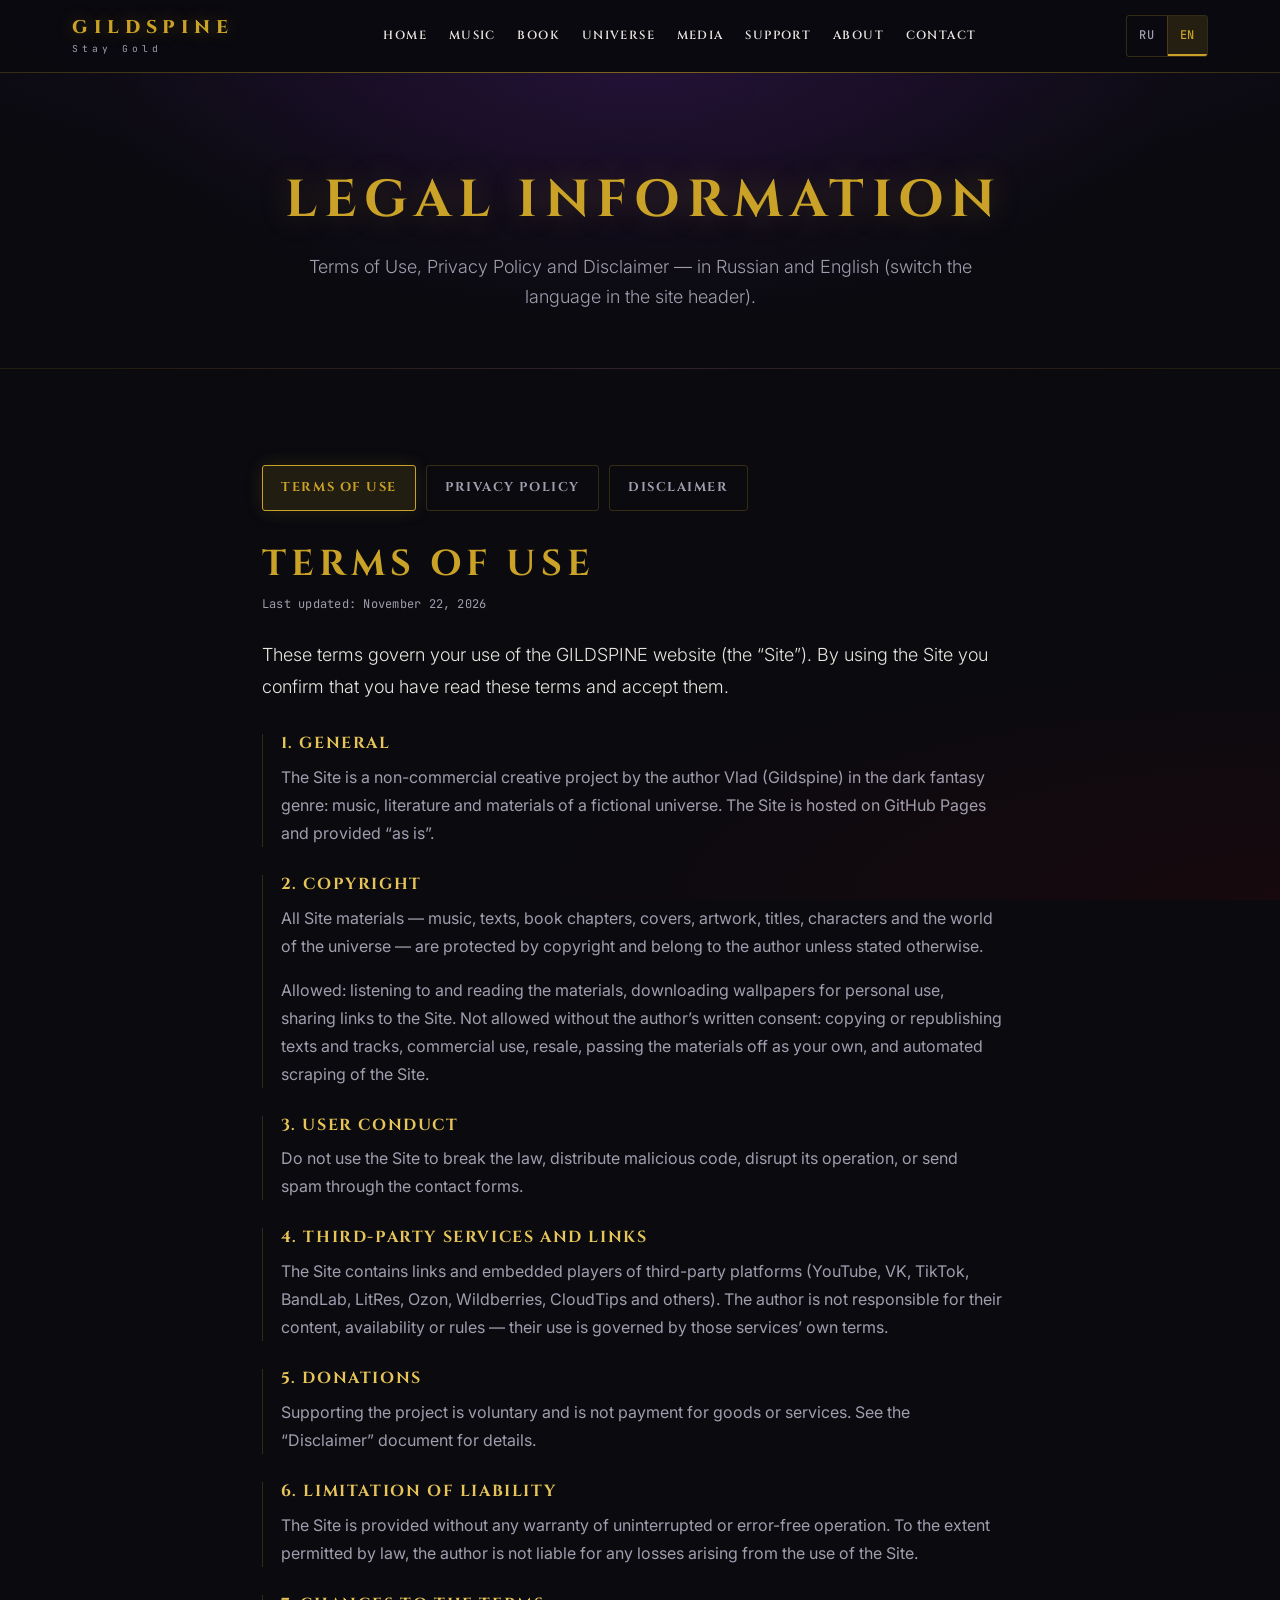
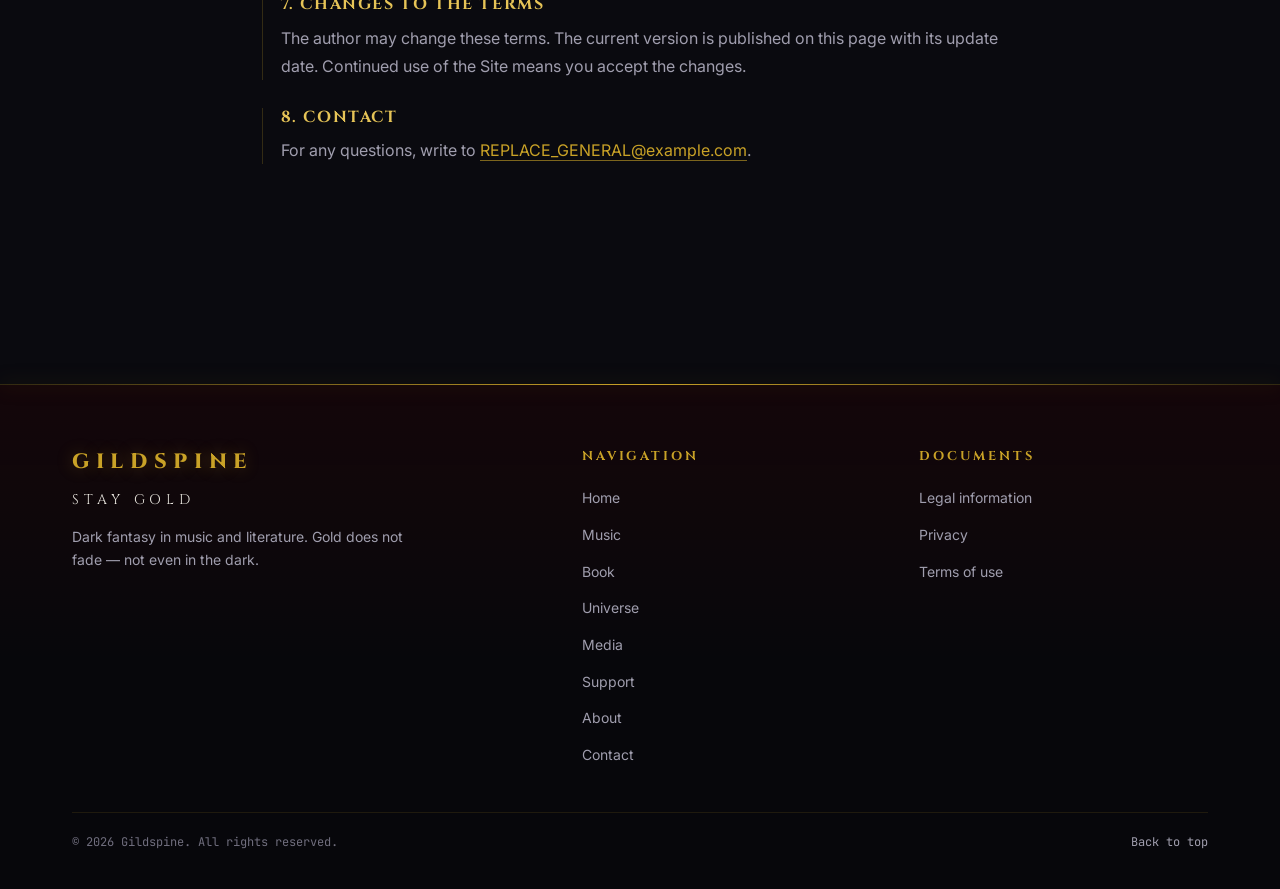
<file: legal.html>
<!DOCTYPE html>
<html lang="ru">
<script src="js/fx.js"></script>
<head>
  <meta charset="utf-8">
  <meta name="viewport" content="width=device-width, initial-scale=1, viewport-fit=cover">
  <meta name="theme-color" content="#0a0a0f">

  <title data-i18n="legal.meta.title">Правовая информация — GILDSPINE</title>
  <meta name="description"
        content="Правовая информация GILDSPINE: пользовательское соглашение, политика конфиденциальности и отказ от ответственности."
        data-i18n-attr="content:legal.meta.description">

  <meta property="og:type" content="website">
  <meta property="og:site_name" content="GILDSPINE">
  <meta property="og:title" content="GILDSPINE — Legal information">
  <meta property="og:description" content="Terms of Use, Privacy Policy and Disclaimer.">

  <link rel="icon" href="data:image/svg+xml,%3Csvg xmlns='http://www.w3.org/2000/svg' viewBox='0 0 32 32'%3E%3Crect width='32' height='32' fill='%230a0a0f'/%3E%3Cpath d='M16 3l9 13-9 13-9-13z' fill='none' stroke='%23c9a227' stroke-width='2'/%3E%3C/svg%3E">
  <link rel="stylesheet" href="css/style.css">

  <!-- Стили юридической страницы (при желании перенесите в css/style.css) -->
  <style>
    /* ---------- Шапка: логотип + слоган ---------- */
    .logo {
      display: inline-flex;
      flex-direction: column;
      gap: 0.4rem;
      line-height: 1;
    }

    .logo__slogan {
      font-family: var(--font-mono);
      font-size: 0.6rem;
      font-weight: 400;
      letter-spacing: 0.42em;
      text-transform: none;
      color: var(--text-muted);
      text-shadow: none;
    }

    /* ---------- Вкладки ---------- */
    .tabs {
      display: flex;
      flex-wrap: wrap;
      gap: 0.6rem;
      margin-bottom: 2rem;
    }

    .tab {
      display: inline-flex;
      align-items: center;
      min-height: 46px;
      padding: 0.6rem 1.15rem;
      font-family: var(--font-display);
      font-size: 0.8rem;
      font-weight: 700;
      letter-spacing: 0.12em;
      text-transform: uppercase;
      text-align: left;
      color: var(--text-muted);
      background: transparent;
      border: 1px solid var(--border-gold);
      border-radius: var(--radius);
      transition:
        color var(--t-fast) var(--ease),
        border-color var(--t-fast) var(--ease),
        background-color var(--t-fast) var(--ease),
        box-shadow var(--t-med) var(--ease);
    }

    .tab:hover {
      color: var(--gold-bright);
      border-color: var(--border-gold-strong);
    }

    .tab[aria-selected='true'] {
      color: var(--gold);
      background: rgba(201, 162, 39, 0.12);
      border-color: var(--gold);
      box-shadow: var(--glow-gold-soft);
    }

    .tab-panel[hidden] {
      display: none;
    }

    /* ---------- Документ ---------- */
    .doc {
      max-width: 74ch;
    }

    .doc__title {
      margin-bottom: 0.6rem;
      font-size: var(--fs-xl);
      color: var(--gold);
    }

    .doc__updated {
      margin-bottom: 1.5rem;
    }

    .doc__intro {
      margin-bottom: 2rem;
      color: var(--text);
      font-size: var(--fs-md);
      font-weight: 300;
      line-height: 1.75;
    }

    .doc__section {
      margin-bottom: 1.75rem;
      padding-left: 1.1rem;
      border-left: 1px solid var(--border-gold);
    }

    .doc__heading {
      margin-bottom: 0.6rem;
      font-size: var(--fs-base);
      letter-spacing: 0.1em;
      color: var(--gold-bright);
    }

    .doc__section p {
      color: var(--text-muted);
      line-height: 1.75;
      max-width: none;
    }

    .doc__section a {
      border-bottom: 1px solid var(--border-gold-strong);
    }

    .doc__note {
      margin-top: 2.5rem;
    }
  </style>

  <!-- i18n подключается БЕЗ defer: словарь страницы регистрируется до перевода DOM -->
  <script src="js/i18n.js"></script>
  <script>
    GildspineI18n.extend({
      ru: {
        'legal.meta.title': 'Правовая информация — GILDSPINE',
        'legal.meta.description': 'Правовая информация GILDSPINE: пользовательское соглашение, политика конфиденциальности и отказ от ответственности.',
        'legal.page.title': 'Правовая информация',
        'legal.page.lead': 'Пользовательское соглашение, политика конфиденциальности и отказ от ответственности — на русском и английском языках (язык переключается в шапке сайта).',
        'legal.tabs.label': 'Юридические документы',
        'legal.tab.terms': 'Пользовательское соглашение',
        'legal.tab.privacy': 'Политика конфиденциальности',
        'legal.tab.disclaimer': 'Отказ от ответственности',
        'legal.updated': 'Обновлено: 22 ноября 2026',

        'footer.docsTitle': 'Документы',
        'footer.legal': 'Правовая информация',
        'footer.privacy': 'Конфиденциальность',
        'footer.terms': 'Условия использования'
      },
      en: {
        'legal.meta.title': 'Legal information — GILDSPINE',
        'legal.meta.description': 'GILDSPINE legal information: Terms of Use, Privacy Policy and Disclaimer.',
        'legal.page.title': 'Legal information',
        'legal.page.lead': 'Terms of Use, Privacy Policy and Disclaimer — in Russian and English (switch the language in the site header).',
        'legal.tabs.label': 'Legal documents',
        'legal.tab.terms': 'Terms of Use',
        'legal.tab.privacy': 'Privacy Policy',
        'legal.tab.disclaimer': 'Disclaimer',
        'legal.updated': 'Last updated: November 22, 2026',

        'footer.docsTitle': 'Documents',
        'footer.legal': 'Legal information',
        'footer.privacy': 'Privacy',
        'footer.terms': 'Terms of use'
      }
    });
  </script>
  <script src="js/data.js" defer></script>
</head>

<body id="top">

  <a class="skip-link" href="#main" data-i18n="a11y.skip">Перейти к содержимому</a>

  <!-- ======================= ШАПКА ======================= -->
  <header class="site-header">
    <div class="container header__inner">
      <input type="checkbox" id="nav-toggle" class="nav-toggle"
             aria-label="Открыть или закрыть меню" data-i18n-attr="aria-label:nav.toggle">

      <a class="logo" href="index.html" aria-label="GILDSPINE — Stay Gold">
        <span class="logo__name">GILDSPINE</span>
        <span class="logo__slogan">Stay Gold</span>
      </a>

      <div class="header__controls">
        <div class="lang-switch" role="group" aria-label="Выбор языка" data-i18n-attr="aria-label:lang.label">
          <button type="button" class="lang-btn" data-set-lang="ru">RU</button>
          <button type="button" class="lang-btn" data-set-lang="en">EN</button>
        </div>
        <label for="nav-toggle" class="burger" aria-hidden="true">
          <span class="burger__bar"></span>
          <span class="burger__bar"></span>
          <span class="burger__bar"></span>
        </label>
      </div>

      <nav class="main-nav" aria-label="Основная навигация" data-i18n-attr="aria-label:nav.main">
        <ul class="nav-list">
          <li><a class="nav-link" href="index.html" data-i18n="nav.home">Главная</a></li>
          <li><a class="nav-link" href="music.html" data-i18n="nav.music">Музыка</a></li>
          <li><a class="nav-link" href="book.html" data-i18n="nav.book">Книга</a></li>
          <li><a class="nav-link" href="lore.html" data-i18n="nav.universe">Вселенная</a></li>
          <li><a class="nav-link" href="media.html" data-i18n="nav.media">Медиа</a></li>
          <li><a class="nav-link" href="donate.html" data-i18n="nav.support">Поддержать</a></li>
          <li><a class="nav-link" href="about.html" data-i18n="nav.about">О проекте</a></li>
          <li><a class="nav-link" href="contact.html" data-i18n="nav.contact">Связаться</a></li>
        </ul>
      </nav>
    </div>
  </header>

  <main id="main">

    <!-- ======================= ЗАГОЛОВОК ======================= -->
    <section class="page-hero">
      <div class="container">
        <h1 class="page-hero__title" data-i18n="legal.page.title">Правовая информация</h1>
        <p class="lead" data-i18n="legal.page.lead">Пользовательское соглашение, политика конфиденциальности и отказ от ответственности — на русском и английском языках (язык переключается в шапке сайта).</p>
      </div>
    </section>

    <!-- ======================= ДОКУМЕНТЫ ======================= -->
    <section class="section">
      <div class="container container--narrow">

        <div class="tabs" role="tablist" aria-label="Юридические документы" data-i18n-attr="aria-label:legal.tabs.label">
          <button type="button" class="tab" role="tab" id="tab-terms" aria-controls="panel-terms"
                  aria-selected="true" tabindex="0" data-i18n="legal.tab.terms">Пользовательское соглашение</button>
          <button type="button" class="tab" role="tab" id="tab-privacy" aria-controls="panel-privacy"
                  aria-selected="false" tabindex="-1" data-i18n="legal.tab.privacy">Политика конфиденциальности</button>
          <button type="button" class="tab" role="tab" id="tab-disclaimer" aria-controls="panel-disclaimer"
                  aria-selected="false" tabindex="-1" data-i18n="legal.tab.disclaimer">Отказ от ответственности</button>
        </div>

        <div class="tab-panel" role="tabpanel" id="panel-terms" aria-labelledby="tab-terms"></div>
        <div class="tab-panel" role="tabpanel" id="panel-privacy" aria-labelledby="tab-privacy" hidden></div>
        <div class="tab-panel" role="tabpanel" id="panel-disclaimer" aria-labelledby="tab-disclaimer" hidden></div>

      </div>
    </section>

  </main>

  <!-- ======================= ПОДВАЛ ======================= -->
  <footer class="site-footer">
    <div class="container">
      <div class="footer__grid">

        <div class="footer__brand">
          <a class="logo" href="index.html" aria-label="GILDSPINE">GILDSPINE</a>
          <p class="footer__slogan" data-i18n="footer.slogan">Stay Gold</p>
          <p class="footer__text" data-i18n="footer.description">Тёмное фэнтези в музыке и литературе. Золото не тускнеет — даже во тьме.</p>
        </div>

        <nav aria-label="Навигация по сайту" data-i18n-attr="aria-label:footer.navTitle">
          <h2 class="footer__title" data-i18n="footer.navTitle">Навигация</h2>
          <ul class="footer__links">
            <li><a href="index.html" data-i18n="nav.home">Главная</a></li>
            <li><a href="music.html" data-i18n="nav.music">Музыка</a></li>
            <li><a href="book.html" data-i18n="nav.book">Книга</a></li>
            <li><a href="lore.html" data-i18n="nav.universe">Вселенная</a></li>
            <li><a href="media.html" data-i18n="nav.media">Медиа</a></li>
            <li><a href="donate.html" data-i18n="nav.support">Поддержать</a></li>
            <li><a href="about.html" data-i18n="nav.about">О проекте</a></li>
            <li><a href="contact.html" data-i18n="nav.contact">Связаться</a></li>
          </ul>
        </nav>

        <nav aria-label="Документы" data-i18n-attr="aria-label:footer.docsTitle">
          <h2 class="footer__title" data-i18n="footer.docsTitle">Документы</h2>
          <ul class="footer__links">
            <li><a href="legal.html" data-i18n="footer.legal">Правовая информация</a></li>
            <li><a href="legal.html#privacy" data-i18n="footer.privacy">Конфиденциальность</a></li>
            <li><a href="legal.html#terms" data-i18n="footer.terms">Условия использования</a></li>
          </ul>
        </nav>

      </div>

      <div class="footer__bottom">
        <p>© <span data-year>2026</span> Gildspine. <span data-i18n="footer.rights">Все права защищены.</span></p>
        <a class="footer__top-link" href="#top" data-i18n="footer.backToTop">Наверх</a>
      </div>
    </div>
  </footer>

  <!-- ======================= СКРИПТ СТРАНИЦЫ ======================= -->
  <script>
    /* Юридические документы: три вкладки (#terms / #privacy / #disclaimer), тексты на RU и EN.
       Язык документа следует за переключателем RU / EN в шапке. Токен {email} заменяется
       на общий адрес из js/data.js (links.emails.general). */
    window.addEventListener('DOMContentLoaded', function () {
      'use strict';

      var I18n = window.GildspineI18n;
      var D = window.GildspineData;
      if (!I18n) return;

      /* ======================================================================
         ТЕКСТЫ ДОКУМЕНТОВ
         ====================================================================== */
      var DOCS = {

        /* ---------- ПОЛЬЗОВАТЕЛЬСКОЕ СОГЛАШЕНИЕ / TERMS OF USE ---------- */
        terms: {
          ru: {
            title: 'Пользовательское соглашение',
            intro: 'Настоящее соглашение регулирует использование сайта GILDSPINE (далее — «Сайт»). Используя Сайт, вы подтверждаете, что прочитали эти условия и принимаете их.',
            sections: [
              { h: '1. Общие положения', p: ['Сайт — некоммерческий творческий проект автора Vlad (Gildspine) в жанре тёмного фэнтези: музыка, литература и материалы вымышленной вселенной. Сайт размещён на GitHub Pages и предоставляется «как есть».'] },
              { h: '2. Авторские права', p: ['Все материалы Сайта — музыка, тексты, главы книги, обложки, арты, названия, персонажи и мир вселенной — охраняются авторским правом и принадлежат автору, если не указано иное.',
                'Разрешено: слушать и читать материалы, скачивать обои для личного использования, делиться ссылками на Сайт. Запрещено без письменного согласия автора: копировать и републиковать тексты и треки, использовать материалы в коммерческих целях, перепродавать их, выдавать за свои, а также автоматически собирать содержимое Сайта.'] },
              { h: '3. Поведение пользователей', p: ['Не используйте Сайт для нарушения закона, распространения вредоносного кода, попыток нарушить его работу, а также для рассылки спама через формы обратной связи.'] },
              { h: '4. Сторонние сервисы и ссылки', p: ['Сайт содержит ссылки и встроенные плееры сторонних платформ (YouTube, VK, TikTok, BandLab, ЛитРес, Ozon, Wildberries, CloudTips и других). Автор не отвечает за их содержание, доступность и правила — их использование регулируется собственными условиями этих сервисов.'] },
              { h: '5. Пожертвования', p: ['Поддержка проекта добровольна и не является оплатой товаров или услуг. Подробнее — в документе «Отказ от ответственности».'] },
              { h: '6. Ограничение ответственности', p: ['Сайт предоставляется без гарантий бесперебойной работы и отсутствия ошибок. В пределах, допускаемых законом, автор не несёт ответственности за убытки, возникшие в связи с использованием Сайта.'] },
              { h: '7. Изменения соглашения', p: ['Автор может изменять соглашение. Актуальная версия публикуется на этой странице с датой обновления. Продолжение использования Сайта означает согласие с изменениями.'] },
              { h: '8. Контакты', p: ['По всем вопросам пишите на {email}.'] }
            ]
          },
          en: {
            title: 'Terms of Use',
            intro: 'These terms govern your use of the GILDSPINE website (the “Site”). By using the Site you confirm that you have read these terms and accept them.',
            sections: [
              { h: '1. General', p: ['The Site is a non-commercial creative project by the author Vlad (Gildspine) in the dark fantasy genre: music, literature and materials of a fictional universe. The Site is hosted on GitHub Pages and provided “as is”.'] },
              { h: '2. Copyright', p: ['All Site materials — music, texts, book chapters, covers, artwork, titles, characters and the world of the universe — are protected by copyright and belong to the author unless stated otherwise.',
                'Allowed: listening to and reading the materials, downloading wallpapers for personal use, sharing links to the Site. Not allowed without the author’s written consent: copying or republishing texts and tracks, commercial use, resale, passing the materials off as your own, and automated scraping of the Site.'] },
              { h: '3. User conduct', p: ['Do not use the Site to break the law, distribute malicious code, disrupt its operation, or send spam through the contact forms.'] },
              { h: '4. Third-party services and links', p: ['The Site contains links and embedded players of third-party platforms (YouTube, VK, TikTok, BandLab, LitRes, Ozon, Wildberries, CloudTips and others). The author is not responsible for their content, availability or rules — their use is governed by those services’ own terms.'] },
              { h: '5. Donations', p: ['Supporting the project is voluntary and is not payment for goods or services. See the “Disclaimer” document for details.'] },
              { h: '6. Limitation of liability', p: ['The Site is provided without any warranty of uninterrupted or error-free operation. To the extent permitted by law, the author is not liable for any losses arising from the use of the Site.'] },
              { h: '7. Changes to the terms', p: ['The author may change these terms. The current version is published on this page with its update date. Continued use of the Site means you accept the changes.'] },
              { h: '8. Contact', p: ['For any questions, write to {email}.'] }
            ]
          }
        },

        /* ---------- ПОЛИТИКА КОНФИДЕНЦИАЛЬНОСТИ / PRIVACY POLICY ---------- */
        privacy: {
          ru: {
            title: 'Политика конфиденциальности',
            intro: 'Мы стараемся собирать как можно меньше данных. Эта политика объясняет, какие данные обрабатываются при использовании сайта GILDSPINE.',
            sections: [
              { h: '1. Чего мы не делаем', p: ['На Сайте нет регистрации и личных кабинетов. Мы не используем собственные cookie, рекламные трекеры и системы аналитики. Если аналитика появится, эта политика будет обновлена.'] },
              { h: '2. Данные в вашем браузере', p: ['Для удобства Сайт сохраняет в localStorage вашего браузера выбранный язык (ключ gildspine-lang) и размер шрифта в читалке (ключ gildspine-reader-size). Эти данные не покидают ваше устройство, и вы можете удалить их в настройках браузера.'] },
              { h: '3. Форма обратной связи и почта', p: ['Если вы отправляете сообщение через форму, имя, email, тема и текст передаются в Google Forms (Google LLC) и используются только для ответа вам. Письма на {email} используются так же. Присылайте только то, чем готовы поделиться. По вашему запросу мы удалим вашу переписку.'] },
              { h: '4. Сторонние сервисы', p: ['Шрифты загружаются с Google Fonts, а библиотека Three.js на главной странице — с CDN jsDelivr; при этом ваш IP-адрес передаётся этим сервисам. Видео YouTube и VK подгружаются только после вашего клика по постеру. При переходе по внешним ссылкам, оплате через CloudTips или криптокошельки и покупках на ЛитРес, Ozon и Wildberries данные обрабатываются этими сервисами по их собственным политикам.',
                'Сайт размещён на GitHub Pages (GitHub, Inc.), который может хранить технические журналы посещений, включая IP-адрес и время запроса.'] },
              { h: '5. Ваши права', p: ['Вы можете запросить доступ к данным, их исправление или удаление, написав на {email}. Мы рассматриваем такие запросы в соответствии с применимым законодательством, включая GDPR и Федеральный закон № 152-ФЗ «О персональных данных».'] },
              { h: '6. Возраст', p: ['Сайт содержит тёмные темы, рекомендуемый возраст — 16+. Мы сознательно не собираем данные детей младше 13 лет.'] },
              { h: '7. Изменения', p: ['Мы можем обновлять эту политику. Актуальная версия всегда доступна на этой странице с датой обновления.'] }
            ]
          },
          en: {
            title: 'Privacy Policy',
            intro: 'We try to collect as little data as possible. This policy explains what data is processed when you use the GILDSPINE website.',
            sections: [
              { h: '1. What we don’t do', p: ['The Site has no registration or user accounts. We do not use our own cookies, advertising trackers or analytics. If analytics appear, this policy will be updated.'] },
              { h: '2. Data in your browser', p: ['For convenience the Site stores your chosen language (key gildspine-lang) and the reader font size (key gildspine-reader-size) in your browser’s localStorage. This data never leaves your device, and you can delete it in your browser settings.'] },
              { h: '3. Contact form and email', p: ['If you send a message through the form, your name, email, subject and text are passed to Google Forms (Google LLC) and used only to reply to you. Emails sent to {email} are used the same way. Only send what you are comfortable sharing. We will delete your correspondence on request.'] },
              { h: '4. Third-party services', p: ['Fonts are loaded from Google Fonts, and the Three.js library on the home page from the jsDelivr CDN; your IP address is transmitted to these services. YouTube and VK videos load only after you click a poster. When you follow external links, pay via CloudTips or crypto wallets, or buy on LitRes, Ozon and Wildberries, your data is processed by those services under their own policies.',
                'The Site is hosted on GitHub Pages (GitHub, Inc.), which may keep technical visit logs including your IP address and request time.'] },
              { h: '5. Your rights', p: ['You may request access to, correction of or deletion of your data by writing to {email}. We handle such requests in accordance with applicable law, including the GDPR and Russian Federal Law No. 152-FZ “On Personal Data”.'] },
              { h: '6. Age', p: ['The Site contains dark themes; the recommended age is 16+. We do not knowingly collect data from children under 13.'] },
              { h: '7. Changes', p: ['We may update this policy. The current version is always available on this page with its update date.'] }
            ]
          }
        },

        /* ---------- ОТКАЗ ОТ ОТВЕТСТВЕННОСТИ / DISCLAIMER ---------- */
        disclaimer: {
          ru: {
            title: 'Отказ от ответственности',
            intro: 'Пожалуйста, прочитайте этот документ внимательно: он касается вымышленного характера вселенной GILDSPINE и добровольности пожертвований.',
            sections: [
              { h: '1. Вымышленность персонажей и событий', p: ['Все персонажи, имена, события, организации и места вселенной GILDSPINE — Кастер, Они, Лира, Вектор, Эхо / Пантера, Синт, Хром, Тень, Четыре Бездны и другие — вымышлены. Любые совпадения с реальными людьми, живыми или умершими, и реальными событиями случайны.'] },
              { h: '2. Художественный вымысел', p: ['Музыка и книги проекта содержат тёмные темы: насилие, мистику, мрачные образы. Это художественный вымысел: он не призывает к насилию или опасным действиям и не пропагандирует их. Рекомендуемый возраст — 16+.'] },
              { h: '3. Добровольность пожертвований', p: ['Все пожертвования (CloudTips, криптовалюта) — добровольный безвозмездный дар на развитие проекта. Они не являются оплатой товаров или услуг, не создают обязательств по срокам выхода релизов и глав и не дают права на какие-либо материалы, кроме прямо оговорённых. Возврат не предусмотрен, если иное не требуется законом.'] },
              { h: '4. Криптовалюта', p: ['Криптотранзакции необратимы. Перед отправкой проверьте адрес и сеть: автор не отвечает за потери из-за ошибочного адреса или сети, комиссии и колебания курса. Адреса кошельков публикуются только на этом сайте, автор никогда не просит перевести средства в личных сообщениях.'] },
              { h: '5. Анонсы и сроки', p: ['Даты релизов, анонсы книг и материалов могут меняться. Информация на Сайте не является гарантией выхода конкретного произведения в конкретный срок.'] },
              { h: '6. Сторонние сервисы', p: ['Автор не отвечает за работу, доступность и содержимое сторонних платформ, на которые ведут ссылки Сайта, а также за их блокировки и ограничения в вашем регионе.'] }
            ]
          },
          en: {
            title: 'Disclaimer',
            intro: 'Please read this document carefully: it concerns the fictional nature of the GILDSPINE universe and the voluntary nature of donations.',
            sections: [
              { h: '1. Fictional characters and events', p: ['All characters, names, events, organizations and places of the GILDSPINE universe — Caster, Oni, Lyra, Vector, Echo / Panther, Synth, Chrome, Shadow, the Four Abysses and others — are fictional. Any resemblance to real people, living or dead, or to real events is coincidental.'] },
              { h: '2. Artistic fiction', p: ['The project’s music and books contain dark themes: violence, the occult, grim imagery. This is artistic fiction: it neither calls for nor promotes violence or dangerous acts. The recommended age is 16+.'] },
              { h: '3. Donations are voluntary', p: ['All donations (CloudTips, cryptocurrency) are a voluntary, gratuitous gift toward the project’s development. They are not payment for goods or services, create no obligation regarding release or chapter dates, and entitle you to no materials beyond those expressly stated. Refunds are not provided unless required by law.'] },
              { h: '4. Cryptocurrency', p: ['Crypto transactions are irreversible. Check the address and network before sending: the author is not responsible for losses caused by a wrong address or network, fees or exchange-rate swings. Wallet addresses are published only on this site, and the author will never ask you to send funds in private messages.'] },
              { h: '5. Announcements and timing', p: ['Release dates and announcements of books and materials may change. Information on the Site is no guarantee that a particular work will appear by a particular date.'] },
              { h: '6. Third-party services', p: ['The author is not responsible for the operation, availability or content of third-party platforms linked from the Site, nor for their blocking or restrictions in your region.'] }
            ]
          }
        }
      };

      var panels = { terms: 'panel-terms', privacy: 'panel-privacy', disclaimer: 'panel-disclaimer' };
      var IDS = ['terms', 'privacy', 'disclaimer'];

      function t(key) {
        var v = I18n.t(key);
        return v === undefined ? key : v;
      }

      function el(tag, className, text) {
        var node = document.createElement(tag);
        if (className) node.className = className;
        if (text !== undefined && text !== null) node.textContent = text;
        return node;
      }

      function lang() {
        return I18n.getLang() === 'en' ? 'en' : 'ru';
      }

      function email() {
        return (D && D.links && D.links.emails && D.links.emails.general) || '';
      }

      /* Абзац: токен {email} превращается в ссылку mailto: */
      function paragraph(text) {
        var p = el('p');
        var parts = text.split('{email}');
        parts.forEach(function (part, i) {
          if (part) p.appendChild(document.createTextNode(part));
          if (i < parts.length - 1) {
            var addr = email();
            var a = el('a', '', addr);
            a.href = 'mailto:' + addr;
            p.appendChild(a);
          }
        });
        return p;
      }

      function renderDoc(id) {
        var panel = document.getElementById(panels[id]);
        var doc = DOCS[id][lang()];
        panel.textContent = '';

        var wrap = el('article', 'doc');
        wrap.appendChild(el('h2', 'doc__title', doc.title));
        wrap.appendChild(el('p', 'meta doc__updated', t('legal.updated')));
        wrap.appendChild(el('p', 'doc__intro', doc.intro));

        doc.sections.forEach(function (s) {
          var section = el('section', 'doc__section');
          section.appendChild(el('h3', 'doc__heading', s.h));
          s.p.forEach(function (text) { section.appendChild(paragraph(text)); });
          wrap.appendChild(section);
        });
        panel.appendChild(wrap);
      }

      function renderAll() {
        IDS.forEach(renderDoc);
      }

      /* ======================================================================
         ВКЛАДКИ (стрелки, Home/End, адрес #terms / #privacy / #disclaimer)
         ====================================================================== */
      var tabs = Array.prototype.slice.call(document.querySelectorAll('[role="tab"]'));

      function activate(id, moveFocus, updateHash) {
        if (IDS.indexOf(id) === -1) id = IDS[0];
        tabs.forEach(function (tab) {
          var active = tab.id === 'tab-' + id;
          tab.setAttribute('aria-selected', active ? 'true' : 'false');
          tab.tabIndex = active ? 0 : -1;
          document.getElementById(tab.getAttribute('aria-controls')).hidden = !active;
          if (active && moveFocus) tab.focus();
        });
        if (updateHash) {
          try { history.replaceState(null, '', '#' + id); } catch (e) { /* file:// */ }
        }
      }

      tabs.forEach(function (tab, i) {
        tab.addEventListener('click', function () { activate(IDS[i], false, true); });
        tab.addEventListener('keydown', function (event) {
          var next = null;
          if (event.key === 'ArrowRight') next = (i + 1) % tabs.length;
          else if (event.key === 'ArrowLeft') next = (i - 1 + tabs.length) % tabs.length;
          else if (event.key === 'Home') next = 0;
          else if (event.key === 'End') next = tabs.length - 1;
          if (next !== null) {
            event.preventDefault();
            activate(IDS[next], true, true);
          }
        });
      });

      window.addEventListener('hashchange', function () {
        activate(location.hash.replace('#', ''), false, false);
      });

      /* ---------- Старт ---------- */
      renderAll();
      activate(location.hash.replace('#', ''), false, false);
      document.addEventListener('gildspine:languagechange', renderAll);
    });
  </script>
</body>
</html>
</file>
<file: css/style.css>
/* ==========================================================================
   GILDSPINE — Stay Gold
   css/style.css  ·  Dark Fantasy design system  ·  mobile-first

   Оглавление
   01. Шрифты
   02. Переменные (design tokens)
   03. Reset и база
   04. Типографика
   05. Раскладка: контейнер, секции, сетки
   06. Кнопки (золотое свечение)
   07. Карточки, теги, метаданные, треклист
   08. Формы
   09. Шапка и бургер-меню
   10. Герой и шапка внутренних страниц
   11. Подвал
   12. Утилиты и доступность
   13. Уменьшенная анимация

   ОЖИДАЕМАЯ РАЗМЕТКА ШАПКИ (бургер работает на чистом CSS, без JS):

   <a class="skip-link" href="#main" data-i18n="a11y.skip">…</a>
   <header class="site-header">
     <div class="container header__inner">
       <input type="checkbox" id="nav-toggle" class="nav-toggle"
              data-i18n-attr="aria-label:nav.toggle">
       <a class="logo" href="index.html">GILDSPINE</a>
       <div class="header__controls">
         <div class="lang-switch" role="group" data-i18n-attr="aria-label:lang.label">
           <button type="button" class="lang-btn" data-set-lang="ru">RU</button>
           <button type="button" class="lang-btn" data-set-lang="en">EN</button>
         </div>
         <label for="nav-toggle" class="burger" aria-hidden="true">
           <span class="burger__bar"></span>
           <span class="burger__bar"></span>
           <span class="burger__bar"></span>
         </label>
       </div>
       <nav class="main-nav" data-i18n-attr="aria-label:nav.main">
         <ul class="nav-list">
           <li><a class="nav-link" href="index.html" aria-current="page"
                  data-i18n="nav.home">Главная</a></li>
           …
         </ul>
       </nav>
     </div>
   </header>
   ========================================================================== */


/* ==========================================================================
   01. ШРИФТЫ
   Cinzel не содержит кириллицы, поэтому для русских заголовков браузер
   автоматически берёт Cormorant SC (следующий в стеке --font-display).
   ========================================================================== */
@import url('https://fonts.googleapis.com/css2?family=Cinzel:wght@400;500;600;700;800&family=Cormorant+SC:wght@500;600;700&family=Inter:wght@300;400;500;600;700&family=JetBrains+Mono:wght@400;500;700&display=swap');


/* ==========================================================================
   02. ПЕРЕМЕННЫЕ
   ========================================================================== */
:root {
  /* Фоны */
  --bg: #0a0a0f;
  --bg-deep: #07070b;
  --surface: #12121a;
  --surface-2: #181824;

  /* Акценты */
  --blood: #8b0000;
  --blood-bright: #b31212;
  --blood-text: #e25858;
  --gold: #c9a227;
  --gold-bright: #e6c457;
  --gold-deep: #8a6d12;
  --neon: #7b2cbf;
  --neon-bright: #a45ee0;

  /* Текст */
  --text: #e9e6df;
  --text-muted: #a09eae;
  --text-dim: #706e7e;

  /* Рамки */
  --border-gold: rgba(201, 162, 39, 0.22);
  --border-gold-soft: rgba(201, 162, 39, 0.12);
  --border-gold-strong: rgba(201, 162, 39, 0.6);

  /* Свечение */
  --glow-gold: 0 0 10px rgba(201, 162, 39, 0.5), 0 0 28px rgba(201, 162, 39, 0.28), 0 0 56px rgba(201, 162, 39, 0.12);
  --glow-gold-soft: 0 0 18px rgba(201, 162, 39, 0.16);
  --glow-blood: 0 0 18px rgba(139, 0, 0, 0.55);
  --glow-neon: 0 0 18px rgba(123, 44, 191, 0.5);

  /* Шрифты */
  --font-display: 'Cinzel', 'Cormorant SC', 'Trajan Pro', Georgia, serif;
  --font-body: 'Inter', system-ui, -apple-system, 'Segoe UI', Roboto, sans-serif;
  --font-mono: 'JetBrains Mono', ui-monospace, 'SFMono-Regular', Menlo, Consolas, monospace;

  /* Типографская шкала */
  --fs-xs: 0.75rem;
  --fs-sm: 0.875rem;
  --fs-base: 1rem;
  --fs-md: 1.125rem;
  --fs-lg: clamp(1.25rem, 1.1rem + 0.6vw, 1.5rem);
  --fs-xl: clamp(1.5rem, 1.2rem + 1.4vw, 2.25rem);
  --fs-2xl: clamp(1.9rem, 1.4rem + 2.4vw, 3.25rem);
  --track-title: 0.08em;
  --track-nav: 0.14em;

  /* Размеры */
  --header-h: 64px;
  --container: 1200px;
  --gutter: 1.25rem;
  --gap: 1.25rem;
  --section-y: clamp(3rem, 2rem + 5vw, 6rem);
  --radius: 3px;

  /* Анимация */
  --ease: cubic-bezier(0.22, 0.61, 0.36, 1);
  --t-fast: 0.2s;
  --t-med: 0.35s;
}

@media (min-width: 768px) {
  :root {
    --gutter: 2rem;
    --gap: 1.75rem;
    --header-h: 72px;
    --track-title: 0.14em;
  }
}


/* ==========================================================================
   03. RESET И БАЗА
   ========================================================================== */
*,
*::before,
*::after {
  box-sizing: border-box;
}

html {
  -webkit-text-size-adjust: 100%;
  text-size-adjust: 100%;
  scroll-behavior: smooth;
  scroll-padding-top: calc(var(--header-h) + 1rem);
  scrollbar-color: var(--gold-deep) var(--bg);
  scrollbar-width: thin;
}

body {
  margin: 0;
  min-height: 100vh;
  min-height: 100dvh;
  display: flex;
  flex-direction: column;
  font-family: var(--font-body);
  font-size: var(--fs-base);
  line-height: 1.65;
  color: var(--text);
  background:
    radial-gradient(120% 55% at 50% -8%, rgba(123, 44, 191, 0.14), transparent 60%),
    radial-gradient(90% 40% at 100% 100%, rgba(139, 0, 0, 0.1), transparent 70%),
    var(--bg);
  background-attachment: fixed;
  -webkit-font-smoothing: antialiased;
  -moz-osx-font-smoothing: grayscale;
  overflow-x: hidden;
}

/* Когда мобильное меню открыто — страница под ним не прокручивается */
body:has(.nav-toggle:checked) {
  overflow: hidden;
}

main {
  flex: 1 0 auto;
  display: block;
}

img,
picture,
video,
svg,
canvas {
  display: block;
  max-width: 100%;
  height: auto;
}

iframe {
  max-width: 100%;
  border: 0;
}

ul,
ol {
  margin: 0;
  padding: 0;
}

p,
figure,
blockquote,
dl,
dd {
  margin: 0;
}

button,
input,
select,
textarea {
  font: inherit;
  color: inherit;
}

button {
  cursor: pointer;
}

a {
  color: var(--gold);
  text-decoration: none;
  transition: color var(--t-fast) var(--ease), text-shadow var(--t-fast) var(--ease);
}

a:hover {
  color: var(--gold-bright);
  text-shadow: 0 0 12px rgba(201, 162, 39, 0.45);
}

::selection {
  background: var(--blood);
  color: #fff;
}

:focus-visible {
  outline: 2px solid var(--gold-bright);
  outline-offset: 3px;
}

hr {
  border: 0;
  height: 1px;
  margin: 2rem 0;
  background: linear-gradient(90deg, transparent, var(--border-gold-strong), transparent);
}


/* ==========================================================================
   04. ТИПОГРАФИКА
   ========================================================================== */
h1,
h2,
h3,
h4,
h5,
h6 {
  margin: 0 0 0.6em;
  font-family: var(--font-display);
  font-weight: 700;
  line-height: 1.2;
  text-transform: uppercase;
  letter-spacing: var(--track-title);
  color: var(--text);
  overflow-wrap: break-word;
  hyphens: auto;
}

h1 { font-size: var(--fs-2xl); }
h2 { font-size: var(--fs-xl); }
h3 { font-size: var(--fs-lg); }
h4 { font-size: var(--fs-md); letter-spacing: 0.1em; }
h5,
h6 { font-size: var(--fs-base); letter-spacing: 0.12em; }

p {
  margin-bottom: 1em;
  max-width: 70ch;
}

p:last-child {
  margin-bottom: 0;
}

strong,
b {
  font-weight: 600;
  color: var(--text);
}

small {
  font-size: var(--fs-sm);
  color: var(--text-muted);
}

.lead {
  font-size: var(--fs-md);
  font-weight: 300;
  color: var(--text-muted);
  max-width: 62ch;
}

.prose {
  max-width: 68ch;
  line-height: 1.8;
}

.prose p {
  margin-bottom: 1.25em;
}

.prose h2,
.prose h3 {
  margin-top: 2em;
}

.prose a {
  border-bottom: 1px solid var(--border-gold-strong);
}

.prose ul,
.prose ol {
  margin: 0 0 1.25em 1.25em;
}

.prose li {
  margin-bottom: 0.4em;
}

.prose li::marker {
  color: var(--gold);
}

blockquote {
  margin: 1.75rem 0;
  padding: 0.25rem 0 0.25rem 1.25rem;
  border-left: 2px solid var(--gold);
  color: var(--text-muted);
  font-style: italic;
  font-weight: 300;
}

code,
kbd,
samp {
  font-family: var(--font-mono);
  font-size: 0.9em;
  color: var(--gold-bright);
}


/* ==========================================================================
   05. РАСКЛАДКА
   ========================================================================== */
.container {
  width: 100%;
  max-width: var(--container);
  margin-inline: auto;
  padding-inline: var(--gutter);
}

.container--narrow {
  max-width: 820px;
}

.section {
  padding-block: var(--section-y);
}

.section--alt {
  background: linear-gradient(180deg, rgba(18, 18, 26, 0.7), rgba(10, 10, 15, 0));
  border-block: 1px solid var(--border-gold-soft);
}

.section__head {
  margin-bottom: clamp(1.75rem, 1rem + 3vw, 3rem);
}

.section__head--center {
  text-align: center;
}

.section__head--center p {
  margin-inline: auto;
}

.section__title {
  position: relative;
  padding-bottom: 1rem;
  margin-bottom: 1rem;
}

/* Золотой орнамент под заголовком секции */
.section__title::after {
  content: '';
  position: absolute;
  left: 0;
  bottom: 0;
  width: 72px;
  height: 7px;
  background:
    linear-gradient(var(--gold), var(--gold)) left center / 28px 1px no-repeat,
    linear-gradient(var(--gold), var(--gold)) right center / 28px 1px no-repeat,
    linear-gradient(45deg, transparent 38%, var(--gold) 38% 62%, transparent 62%) center / 7px 7px no-repeat;
}

.section__head--center .section__title::after {
  left: 50%;
  transform: translateX(-50%);
}

/* Разделитель с ромбом */
.divider {
  display: flex;
  align-items: center;
  gap: 1rem;
  margin-block: 2.5rem;
  color: var(--gold);
  font-size: 0.7rem;
}

.divider::before,
.divider::after {
  content: '';
  flex: 1;
  height: 1px;
  background: linear-gradient(90deg, transparent, var(--border-gold-strong));
}

.divider::after {
  transform: scaleX(-1);
}

.divider::before {
  order: 0;
}

/* Сетки */
.grid {
  display: grid;
  gap: var(--gap);
  grid-template-columns: 1fr;
}

.grid--auto {
  grid-template-columns: repeat(auto-fill, minmax(min(100%, 260px), 1fr));
}

@media (min-width: 640px) {
  .grid--2,
  .grid--3,
  .grid--4 {
    grid-template-columns: repeat(2, 1fr);
  }
}

@media (min-width: 960px) {
  .grid--3 {
    grid-template-columns: repeat(3, 1fr);
  }

  .grid--4 {
    grid-template-columns: repeat(4, 1fr);
  }
}

/* Две колонки «текст + медиа» */
.split {
  display: grid;
  gap: clamp(1.5rem, 1rem + 3vw, 3.5rem);
  grid-template-columns: 1fr;
  align-items: center;
}

@media (min-width: 900px) {
  .split {
    grid-template-columns: 1fr 1fr;
  }

  .split--reverse > :first-child {
    order: 2;
  }
}

.cluster {
  display: flex;
  flex-wrap: wrap;
  align-items: center;
  gap: 0.75rem;
}


/* ==========================================================================
   06. КНОПКИ
   Базовая .btn — золотой контур. При наведении — заливка и золотое свечение.
   Модификаторы: --solid, --blood, --neon, --ghost, --sm, --block
   ========================================================================== */
.btn {
  position: relative;
  display: inline-flex;
  align-items: center;
  justify-content: center;
  gap: 0.6rem;
  min-height: 46px;
  padding: 0.7rem 1.6rem;
  font-family: var(--font-display);
  font-size: 0.85rem;
  font-weight: 700;
  line-height: 1.2;
  letter-spacing: 0.16em;
  text-transform: uppercase;
  text-align: center;
  text-decoration: none;
  color: var(--gold);
  background: transparent;
  border: 1px solid var(--gold);
  border-radius: var(--radius);
  cursor: pointer;
  -webkit-tap-highlight-color: transparent;
  transition:
    color var(--t-med) var(--ease),
    background-color var(--t-med) var(--ease),
    border-color var(--t-med) var(--ease),
    box-shadow var(--t-med) var(--ease),
    transform var(--t-fast) var(--ease);
}

.btn:hover,
.btn:focus-visible {
  color: var(--bg);
  background: var(--gold);
  border-color: var(--gold-bright);
  box-shadow: var(--glow-gold);
  text-shadow: none;
}

.btn:active {
  transform: translateY(1px);
}

.btn[disabled],
.btn[aria-disabled='true'] {
  opacity: 0.45;
  pointer-events: none;
}

/* Залитая золотая */
.btn--solid {
  color: var(--bg);
  background: linear-gradient(180deg, var(--gold-bright), var(--gold));
  border-color: var(--gold-bright);
}

.btn--solid:hover,
.btn--solid:focus-visible {
  background: linear-gradient(180deg, #f3d672, var(--gold-bright));
  color: var(--bg);
}

/* Кроваво-красная */
.btn--blood {
  color: #fff;
  background: var(--blood);
  border-color: var(--blood-bright);
}

.btn--blood:hover,
.btn--blood:focus-visible {
  color: #fff;
  background: var(--blood-bright);
  border-color: var(--gold);
  box-shadow: var(--glow-gold), var(--glow-blood);
}

/* Мистический неон */
.btn--neon {
  color: var(--neon-bright);
  border-color: var(--neon);
}

.btn--neon:hover,
.btn--neon:focus-visible {
  color: #fff;
  background: var(--neon);
  border-color: var(--gold);
  box-shadow: var(--glow-gold), var(--glow-neon);
}

/* Без рамки */
.btn--ghost {
  border-color: transparent;
  padding-inline: 0.9rem;
}

.btn--ghost:hover,
.btn--ghost:focus-visible {
  color: var(--gold-bright);
  background: transparent;
  border-color: var(--border-gold-strong);
}

.btn--sm {
  min-height: 38px;
  padding: 0.45rem 1.1rem;
  font-size: 0.75rem;
}

.btn--block {
  display: flex;
  width: 100%;
}

@media (max-width: 479px) {
  .hero__actions .btn {
    width: 100%;
  }
}


/* ==========================================================================
   07. КАРТОЧКИ, ТЕГИ, МЕТАДАННЫЕ, ТРЕКЛИСТ
   ========================================================================== */
.card {
  position: relative;
  display: flex;
  flex-direction: column;
  background: var(--surface);
  border: 1px solid var(--border-gold);
  border-radius: var(--radius);
  padding: clamp(1.1rem, 0.8rem + 1.5vw, 1.75rem);
  overflow: hidden;
  transition:
    border-color var(--t-med) var(--ease),
    box-shadow var(--t-med) var(--ease),
    transform var(--t-med) var(--ease);
}

/* Тонкая золотая линия сверху карточки */
.card::before {
  content: '';
  position: absolute;
  inset: 0 0 auto 0;
  height: 1px;
  background: linear-gradient(90deg, transparent, var(--gold), transparent);
  opacity: 0.45;
  pointer-events: none;
}

.card--interactive:hover,
.card--interactive:focus-within {
  border-color: var(--border-gold-strong);
  box-shadow: var(--glow-gold-soft);
  transform: translateY(-3px);
}

.card--blood { border-color: rgba(139, 0, 0, 0.55); }
.card--blood::before { background: linear-gradient(90deg, transparent, var(--blood-bright), transparent); opacity: 0.8; }

.card--neon { border-color: rgba(123, 44, 191, 0.45); }
.card--neon::before { background: linear-gradient(90deg, transparent, var(--neon-bright), transparent); opacity: 0.8; }

.card__media {
  position: relative;
  margin: calc(-1 * clamp(1.1rem, 0.8rem + 1.5vw, 1.75rem));
  margin-bottom: 1.25rem;
  aspect-ratio: 1 / 1;
  background: var(--surface-2);
  overflow: hidden;
}

.card__media--wide {
  aspect-ratio: 16 / 9;
}

.card__media img {
  width: 100%;
  height: 100%;
  object-fit: cover;
}

.card__title {
  margin-bottom: 0.5rem;
  font-size: var(--fs-md);
  letter-spacing: 0.1em;
}

.card__text {
  color: var(--text-muted);
  font-size: var(--fs-sm);
}

.card__footer {
  margin-top: auto;
  padding-top: 1.25rem;
}

/* Метаданные */
.meta {
  font-family: var(--font-mono);
  font-size: var(--fs-xs);
  color: var(--text-muted);
  letter-spacing: 0.02em;
}

.meta--gold { color: var(--gold); }

.timecode {
  font-family: var(--font-mono);
  font-size: var(--fs-sm);
  font-variant-numeric: tabular-nums;
  color: var(--gold);
}

/* Теги */
.tags {
  display: flex;
  flex-wrap: wrap;
  gap: 0.5rem;
  list-style: none;
}

.tag {
  display: inline-block;
  padding: 0.2rem 0.65rem;
  font-family: var(--font-mono);
  font-size: var(--fs-xs);
  line-height: 1.5;
  letter-spacing: 0.04em;
  color: var(--gold);
  background: rgba(201, 162, 39, 0.06);
  border: 1px solid var(--border-gold);
  border-radius: 2px;
}

.tag--blood {
  color: var(--blood-text);
  background: rgba(139, 0, 0, 0.14);
  border-color: rgba(139, 0, 0, 0.6);
}

.tag--neon {
  color: var(--neon-bright);
  background: rgba(123, 44, 191, 0.12);
  border-color: rgba(123, 44, 191, 0.55);
}

/* Треклист */
.tracklist {
  list-style: none;
  border-top: 1px solid var(--border-gold-soft);
}

.track {
  display: grid;
  grid-template-columns: auto 1fr auto;
  align-items: center;
  gap: 0.9rem;
  padding: 0.9rem 0.25rem;
  border-bottom: 1px solid var(--border-gold-soft);
  transition: background-color var(--t-fast) var(--ease);
}

.track:hover {
  background: rgba(201, 162, 39, 0.05);
}

.track__num {
  min-width: 2ch;
  font-family: var(--font-mono);
  font-size: var(--fs-sm);
  color: var(--text-dim);
}

.track__title {
  font-weight: 500;
  overflow-wrap: anywhere;
}

.track__time {
  font-family: var(--font-mono);
  font-size: var(--fs-sm);
  color: var(--gold);
}

/* Адаптивное видео / плеер */
.embed {
  position: relative;
  aspect-ratio: 16 / 9;
  background: var(--surface);
  border: 1px solid var(--border-gold);
  border-radius: var(--radius);
  overflow: hidden;
}

.embed iframe,
.embed video {
  position: absolute;
  inset: 0;
  width: 100%;
  height: 100%;
}


/* ==========================================================================
   08. ФОРМЫ
   ========================================================================== */
.form {
  display: grid;
  gap: 1.1rem;
}

.field {
  display: grid;
  gap: 0.4rem;
}

.label {
  font-family: var(--font-mono);
  font-size: var(--fs-xs);
  letter-spacing: 0.04em;
  color: var(--text-muted);
}

.input,
.textarea,
.select {
  width: 100%;
  min-height: 46px;
  padding: 0.7rem 0.9rem;
  color: var(--text);
  background: var(--bg-deep);
  border: 1px solid var(--border-gold);
  border-radius: var(--radius);
  transition: border-color var(--t-fast) var(--ease), box-shadow var(--t-fast) var(--ease);
}

.textarea {
  min-height: 150px;
  resize: vertical;
}

.input::placeholder,
.textarea::placeholder {
  color: var(--text-dim);
}

.input:hover,
.textarea:hover,
.select:hover {
  border-color: var(--border-gold-strong);
}

.input:focus,
.textarea:focus,
.select:focus {
  outline: none;
  border-color: var(--gold);
  box-shadow: var(--glow-gold-soft);
}


/* ==========================================================================
   09. ШАПКА И БУРГЕР-МЕНЮ
   ========================================================================== */
.skip-link {
  position: absolute;
  top: -100px;
  left: 1rem;
  z-index: 300;
  padding: 0.6rem 1rem;
  font-family: var(--font-mono);
  font-size: var(--fs-sm);
  color: var(--bg);
  background: var(--gold);
  border-radius: var(--radius);
  transition: top var(--t-fast) var(--ease);
}

.skip-link:focus {
  top: 0.75rem;
  color: var(--bg);
}

.site-header {
  position: sticky;
  top: 0;
  z-index: 200;
  background: rgba(10, 10, 15, 0.86);
  -webkit-backdrop-filter: blur(14px);
  backdrop-filter: blur(14px);
  border-bottom: 1px solid var(--border-gold);
}

/* Золотая нить под шапкой */
.site-header::after {
  content: '';
  position: absolute;
  inset: auto 0 -1px 0;
  height: 1px;
  background: linear-gradient(90deg, transparent, var(--gold), transparent);
  opacity: 0.5;
  pointer-events: none;
}

.header__inner {
  display: flex;
  align-items: center;
  justify-content: space-between;
  gap: 1rem;
  height: var(--header-h);
}

.logo {
  font-family: var(--font-display);
  font-size: 1.15rem;
  font-weight: 800;
  letter-spacing: 0.32em;
  text-transform: uppercase;
  color: var(--gold);
  text-shadow: 0 0 16px rgba(201, 162, 39, 0.35);
  white-space: nowrap;
}

.logo:hover {
  color: var(--gold-bright);
  text-shadow: 0 0 20px rgba(201, 162, 39, 0.7);
}

.header__controls {
  display: flex;
  align-items: center;
  gap: 0.65rem;
}

/* Скрытый, но фокусируемый чекбокс — «мотор» бургера */
.nav-toggle {
  position: absolute;
  width: 1px;
  height: 1px;
  margin: -1px;
  padding: 0;
  overflow: hidden;
  clip: rect(0 0 0 0);
  clip-path: inset(50%);
  border: 0;
  white-space: nowrap;
  opacity: 0;
}

/* Переключатель языка */
.lang-switch {
  display: inline-flex;
  border: 1px solid var(--border-gold);
  border-radius: var(--radius);
  overflow: hidden;
}

.lang-btn {
  min-width: 40px;
  min-height: 40px;
  padding: 0 0.6rem;
  font-family: var(--font-mono);
  font-size: var(--fs-xs);
  font-weight: 500;
  letter-spacing: 0.06em;
  color: var(--text-muted);
  background: transparent;
  border: 0;
  transition: color var(--t-fast) var(--ease), background-color var(--t-fast) var(--ease);
}

.lang-btn + .lang-btn {
  border-left: 1px solid var(--border-gold);
}

.lang-btn:hover {
  color: var(--gold-bright);
}

.lang-btn.is-active,
.lang-btn[aria-pressed='true'] {
  color: var(--gold);
  background: rgba(201, 162, 39, 0.14);
  box-shadow: inset 0 -2px 0 var(--gold);
}

/* Бургер */
.burger {
  display: flex;
  flex-direction: column;
  align-items: center;
  justify-content: center;
  gap: 6px;
  width: 44px;
  height: 44px;
  background: transparent;
  border: 1px solid var(--border-gold);
  border-radius: var(--radius);
  cursor: pointer;
  -webkit-tap-highlight-color: transparent;
  transition: border-color var(--t-fast) var(--ease), box-shadow var(--t-fast) var(--ease);
}

.burger:hover {
  border-color: var(--gold);
  box-shadow: var(--glow-gold-soft);
}

.burger__bar {
  display: block;
  width: 22px;
  height: 2px;
  background: var(--gold);
  border-radius: 2px;
  transition: transform var(--t-med) var(--ease), opacity var(--t-fast) var(--ease);
}

.nav-toggle:focus-visible ~ .header__controls .burger {
  outline: 2px solid var(--gold-bright);
  outline-offset: 3px;
}

.nav-toggle:checked ~ .header__controls .burger {
  border-color: var(--gold);
}

.nav-toggle:checked ~ .header__controls .burger__bar:nth-child(1) {
  transform: translateY(8px) rotate(45deg);
}

.nav-toggle:checked ~ .header__controls .burger__bar:nth-child(2) {
  opacity: 0;
  transform: scaleX(0);
}

.nav-toggle:checked ~ .header__controls .burger__bar:nth-child(3) {
  transform: translateY(-8px) rotate(-45deg);
}

/* Мобильная панель навигации */
.main-nav {
  position: absolute;
  top: 100%;
  left: 0;
  right: 0;
  max-height: calc(100vh - var(--header-h));
  max-height: calc(100dvh - var(--header-h));
  padding: 0.5rem var(--gutter) 2rem;
  overflow-y: auto;
  overscroll-behavior: contain;
  background: rgba(10, 10, 15, 0.98);
  border-bottom: 1px solid var(--border-gold);
  visibility: hidden;
  opacity: 0;
  transform: translateY(-10px);
  transition:
    opacity var(--t-med) var(--ease),
    transform var(--t-med) var(--ease),
    visibility 0s linear var(--t-med);
}

.nav-toggle:checked ~ .main-nav {
  visibility: visible;
  opacity: 1;
  transform: none;
  transition-delay: 0s;
}

.nav-list {
  display: flex;
  flex-direction: column;
  list-style: none;
  max-width: var(--container);
  margin-inline: auto;
}

.nav-link {
  position: relative;
  display: block;
  padding: 1rem 0.25rem;
  font-family: var(--font-display);
  font-size: 1rem;
  font-weight: 600;
  letter-spacing: var(--track-nav);
  text-transform: uppercase;
  color: var(--text);
  border-bottom: 1px solid var(--border-gold-soft);
}

.nav-link:hover,
.nav-link:focus-visible {
  color: var(--gold-bright);
  text-shadow: 0 0 14px rgba(201, 162, 39, 0.5);
}

.nav-link[aria-current='page'],
.nav-link.is-active {
  color: var(--gold);
  padding-left: 1.4rem;
}

.nav-link[aria-current='page']::before,
.nav-link.is-active::before {
  content: '';
  position: absolute;
  left: 0.2rem;
  top: 50%;
  width: 7px;
  height: 7px;
  background: var(--gold);
  box-shadow: 0 0 10px var(--gold);
  transform: translateY(-50%) rotate(45deg);
}

/* Десктоп: меню в одну строку */
@media (min-width: 1180px) {
  .header__inner {
    gap: 2rem;
  }

  .burger {
    display: none;
  }

  .main-nav {
    position: static;
    order: 2;
    flex: 1;
    max-height: none;
    padding: 0;
    overflow: visible;
    background: none;
    border: 0;
    visibility: visible;
    opacity: 1;
    transform: none;
    transition: none;
  }

  .header__controls {
    order: 3;
  }

  .nav-list {
    flex-direction: row;
    justify-content: center;
    gap: 1.35rem;
    max-width: none;
  }

  .nav-link {
    padding: 0.6rem 0;
    font-size: 0.74rem;
    letter-spacing: 0.12em;
    border-bottom: 0;
  }

  .nav-link::after {
    content: '';
    position: absolute;
    left: 0;
    right: 0;
    bottom: 0.15rem;
    height: 1px;
    background: var(--gold);
    box-shadow: 0 0 8px var(--gold);
    transform: scaleX(0);
    transform-origin: center;
    transition: transform var(--t-med) var(--ease);
  }

  .nav-link:hover::after,
  .nav-link:focus-visible::after,
  .nav-link[aria-current='page']::after,
  .nav-link.is-active::after {
    transform: scaleX(1);
  }

  .nav-link[aria-current='page'],
  .nav-link.is-active {
    padding-left: 0;
  }

  .nav-link[aria-current='page']::before,
  .nav-link.is-active::before {
    display: none;
  }
}


/* ==========================================================================
   10. ГЕРОЙ И ШАПКА ВНУТРЕННИХ СТРАНИЦ
   ========================================================================== */
.hero {
  position: relative;
  display: grid;
  place-items: center;
  min-height: calc(100vh - var(--header-h));
  min-height: calc(100svh - var(--header-h));
  padding: 3rem var(--gutter);
  text-align: center;
  overflow: hidden;
  isolation: isolate;
}

/* Мистическая аура: фиолетовое и кровавое свечение */
.hero::before {
  content: '';
  position: absolute;
  inset: -10%;
  z-index: -1;
  background:
    radial-gradient(40% 35% at 50% 38%, rgba(123, 44, 191, 0.3), transparent 70%),
    radial-gradient(35% 30% at 78% 82%, rgba(139, 0, 0, 0.28), transparent 70%),
    radial-gradient(30% 25% at 18% 75%, rgba(201, 162, 39, 0.1), transparent 70%);
  animation: aura 14s ease-in-out infinite alternate;
}

@keyframes aura {
  from { transform: scale(1) translateY(0); opacity: 0.85; }
  to { transform: scale(1.08) translateY(-2%); opacity: 1; }
}

.hero__inner {
  width: 100%;
  max-width: 880px;
}

.hero__title {
  margin-bottom: 0.35em;
  padding-left: 0.12em; /* компенсация хвостового letter-spacing при центрировании */
  font-size: clamp(1.9rem, 9.5vw, 6.5rem);
  font-weight: 800;
  letter-spacing: 0.12em;
  line-height: 1.05;
  background: linear-gradient(180deg, #f6dd86 0%, var(--gold) 48%, var(--gold-deep) 100%);
  -webkit-background-clip: text;
  background-clip: text;
  -webkit-text-fill-color: transparent;
  color: transparent;
  filter: drop-shadow(0 0 28px rgba(201, 162, 39, 0.28));
}

.hero__slogan {
  margin: 0 auto 1.25rem;
  font-family: var(--font-display);
  font-size: clamp(1rem, 0.8rem + 1.4vw, 1.6rem);
  letter-spacing: 0.4em;
  padding-left: 0.4em;
  text-transform: uppercase;
  color: var(--text);
}

.hero__text {
  margin: 0 auto 2rem;
  color: var(--text-muted);
  font-weight: 300;
  font-size: var(--fs-md);
}

.hero__actions {
  display: flex;
  flex-wrap: wrap;
  justify-content: center;
  gap: 0.9rem;
}

@media (min-width: 768px) {
  .hero__title {
    letter-spacing: 0.2em;
    padding-left: 0.2em;
  }
}

/* Заголовок внутренней страницы */
.page-hero {
  position: relative;
  padding: clamp(3rem, 2rem + 6vw, 6rem) 0 clamp(2rem, 1.5rem + 3vw, 3.5rem);
  text-align: center;
  border-bottom: 1px solid var(--border-gold-soft);
  background:
    radial-gradient(60% 120% at 50% 0%, rgba(123, 44, 191, 0.16), transparent 70%),
    transparent;
}

.page-hero__title {
  margin-bottom: 0.4em;
  padding-left: var(--track-title);
  color: var(--gold);
  text-shadow: 0 0 30px rgba(201, 162, 39, 0.25);
}

.page-hero .lead {
  margin-inline: auto;
}


/* ==========================================================================
   11. ПОДВАЛ
   ========================================================================== */
.site-footer {
  position: relative;
  flex-shrink: 0;
  margin-top: var(--section-y);
  padding: clamp(2.5rem, 2rem + 3vw, 4rem) 0 1.5rem;
  background:
    linear-gradient(180deg, rgba(139, 0, 0, 0.1), transparent 55%),
    var(--bg-deep);
  border-top: 1px solid var(--border-gold);
}

.site-footer::before {
  content: '';
  position: absolute;
  inset: -1px 0 auto 0;
  height: 1px;
  background: linear-gradient(90deg, transparent, var(--gold), transparent);
  box-shadow: 0 0 18px rgba(201, 162, 39, 0.5);
  pointer-events: none;
}

.footer__grid {
  display: grid;
  grid-template-columns: 1fr;
  gap: 2.25rem;
}

.footer__brand .logo {
  display: inline-block;
  margin-bottom: 0.9rem;
  font-size: 1.3rem;
}

.footer__slogan {
  margin-bottom: 0.9rem;
  font-family: var(--font-display);
  font-size: var(--fs-sm);
  letter-spacing: 0.35em;
  text-transform: uppercase;
  color: var(--text);
}

.footer__text {
  max-width: 38ch;
  font-size: var(--fs-sm);
  color: var(--text-muted);
}

.footer__title {
  margin-bottom: 1rem;
  font-size: 0.8rem;
  letter-spacing: 0.22em;
  color: var(--gold);
}

.footer__links {
  display: grid;
  gap: 0.15rem;
  list-style: none;
}

.footer__links a {
  display: inline-block;
  padding: 0.35rem 0;
  font-size: var(--fs-sm);
  color: var(--text-muted);
}

.footer__links a:hover {
  color: var(--gold-bright);
}

/* Соцсети */
.social {
  display: flex;
  flex-wrap: wrap;
  gap: 0.6rem;
  list-style: none;
}

.social__link {
  display: inline-flex;
  align-items: center;
  justify-content: center;
  min-width: 44px;
  min-height: 44px;
  padding: 0 0.9rem;
  font-family: var(--font-mono);
  font-size: var(--fs-xs);
  color: var(--text-muted);
  border: 1px solid var(--border-gold);
  border-radius: var(--radius);
  transition:
    color var(--t-fast) var(--ease),
    border-color var(--t-fast) var(--ease),
    box-shadow var(--t-med) var(--ease);
}

.social__link:hover,
.social__link:focus-visible {
  color: var(--gold-bright);
  border-color: var(--gold);
  box-shadow: var(--glow-gold-soft);
  text-shadow: none;
}

.footer__bottom {
  display: flex;
  flex-direction: column;
  gap: 0.75rem;
  margin-top: 2.5rem;
  padding-top: 1.25rem;
  border-top: 1px solid var(--border-gold-soft);
  font-family: var(--font-mono);
  font-size: var(--fs-xs);
  color: var(--text-dim);
}

.footer__top-link {
  align-self: flex-start;
  color: var(--text-muted);
}

@media (min-width: 640px) {
  .footer__grid {
    grid-template-columns: 1fr 1fr;
  }

  .footer__brand {
    grid-column: 1 / -1;
  }
}

@media (min-width: 900px) {
  .footer__grid {
    grid-template-columns: 1.6fr 1fr 1fr;
    gap: 3rem;
  }

  .footer__brand {
    grid-column: auto;
  }

  .footer__bottom {
    flex-direction: row;
    align-items: center;
    justify-content: space-between;
  }
}


/* ==========================================================================
   12. УТИЛИТЫ И ДОСТУПНОСТЬ
   ========================================================================== */
.sr-only {
  position: absolute;
  width: 1px;
  height: 1px;
  margin: -1px;
  padding: 0;
  overflow: hidden;
  clip: rect(0 0 0 0);
  clip-path: inset(50%);
  border: 0;
  white-space: nowrap;
}

.text-center { text-align: center; }
.text-gold { color: var(--gold); }
.text-blood { color: var(--blood-text); }
.text-neon { color: var(--neon-bright); }
.text-muted { color: var(--text-muted); }
.font-display { font-family: var(--font-display); }
.font-mono { font-family: var(--font-mono); }

.mt-0 { margin-top: 0; }
.mt-1 { margin-top: 0.5rem; }
.mt-2 { margin-top: 1rem; }
.mt-3 { margin-top: 2rem; }
.mt-4 { margin-top: 3rem; }
.mb-0 { margin-bottom: 0; }
.mb-2 { margin-bottom: 1rem; }
.mb-3 { margin-bottom: 2rem; }

[hidden] {
  display: none !important;
}


/* ==========================================================================
   13. УМЕНЬШЕННАЯ АНИМАЦИЯ
   ========================================================================== */
@media (prefers-reduced-motion: reduce) {
  *,
  *::before,
  *::after {
    animation-duration: 0.01ms !important;
    animation-iteration-count: 1 !important;
    transition-duration: 0.01ms !important;
    transition-delay: 0s !important;
    scroll-behavior: auto !important;
  }
}
</file>
